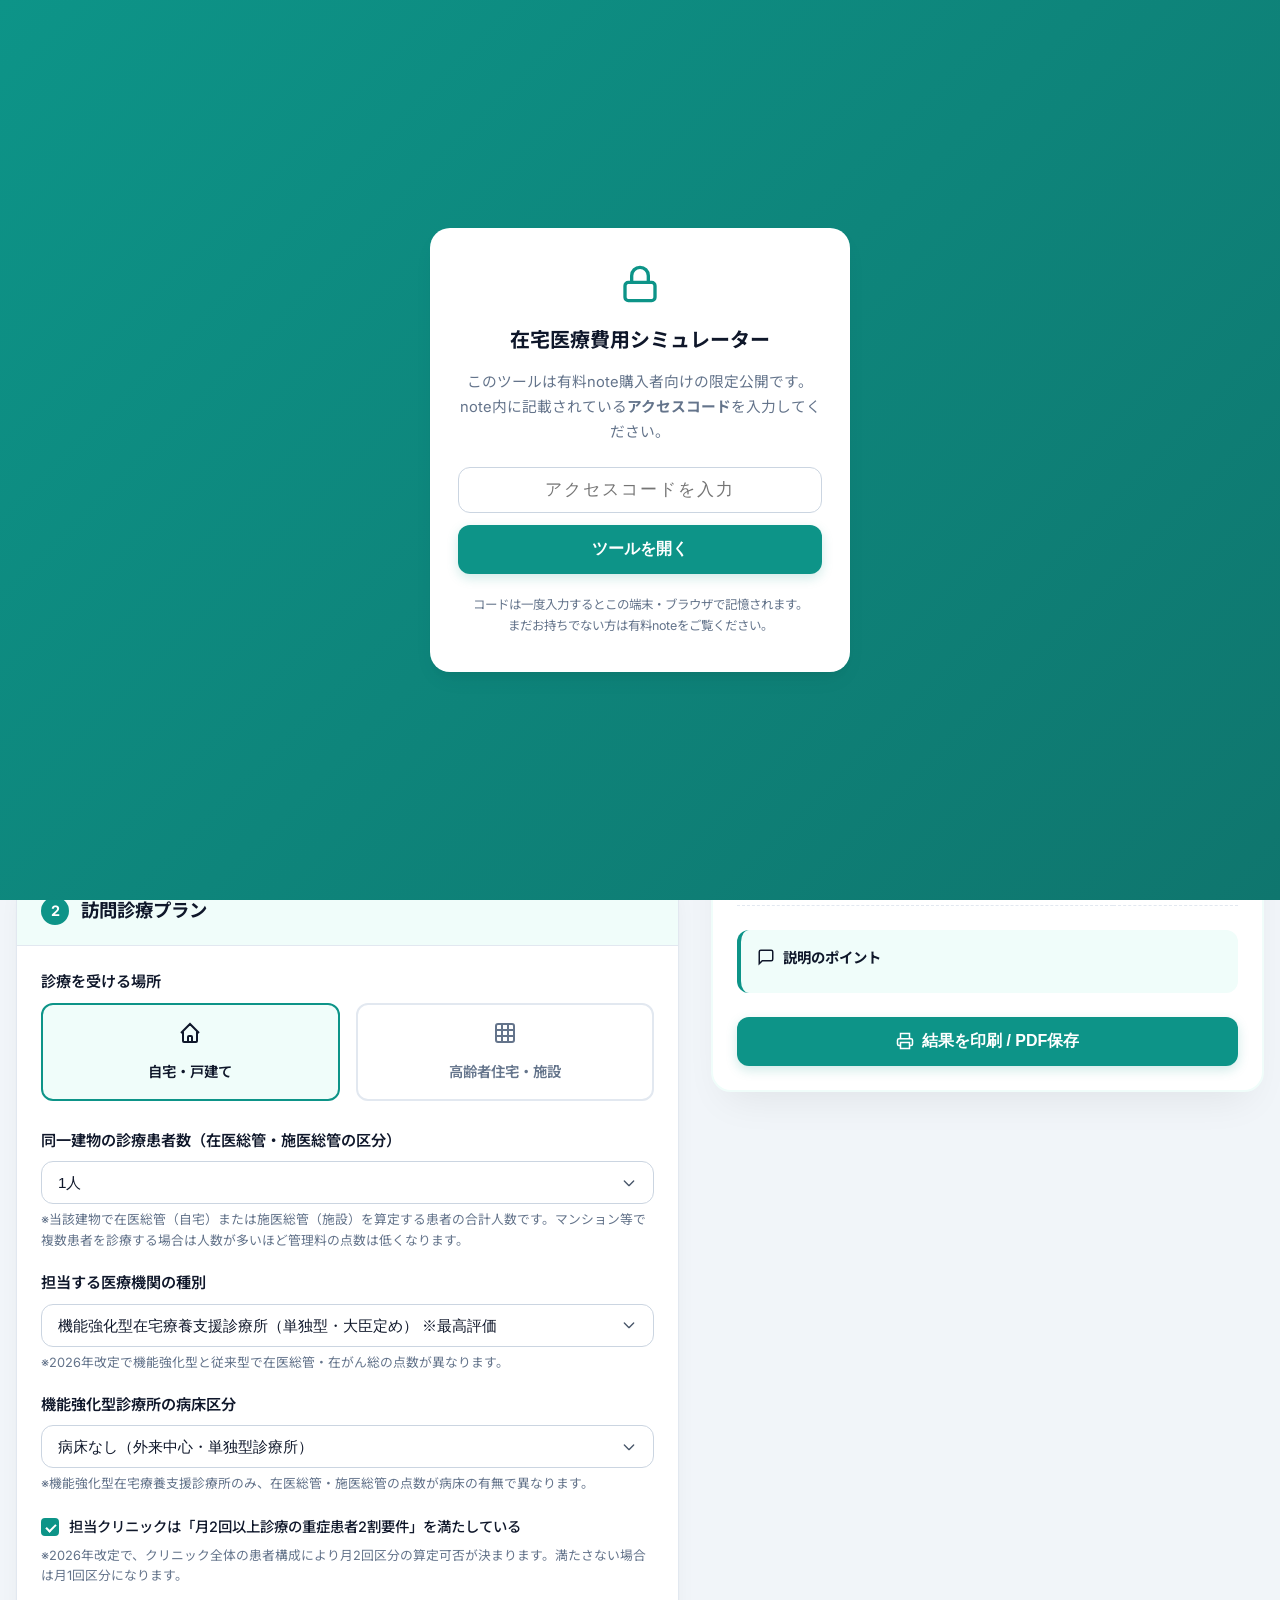
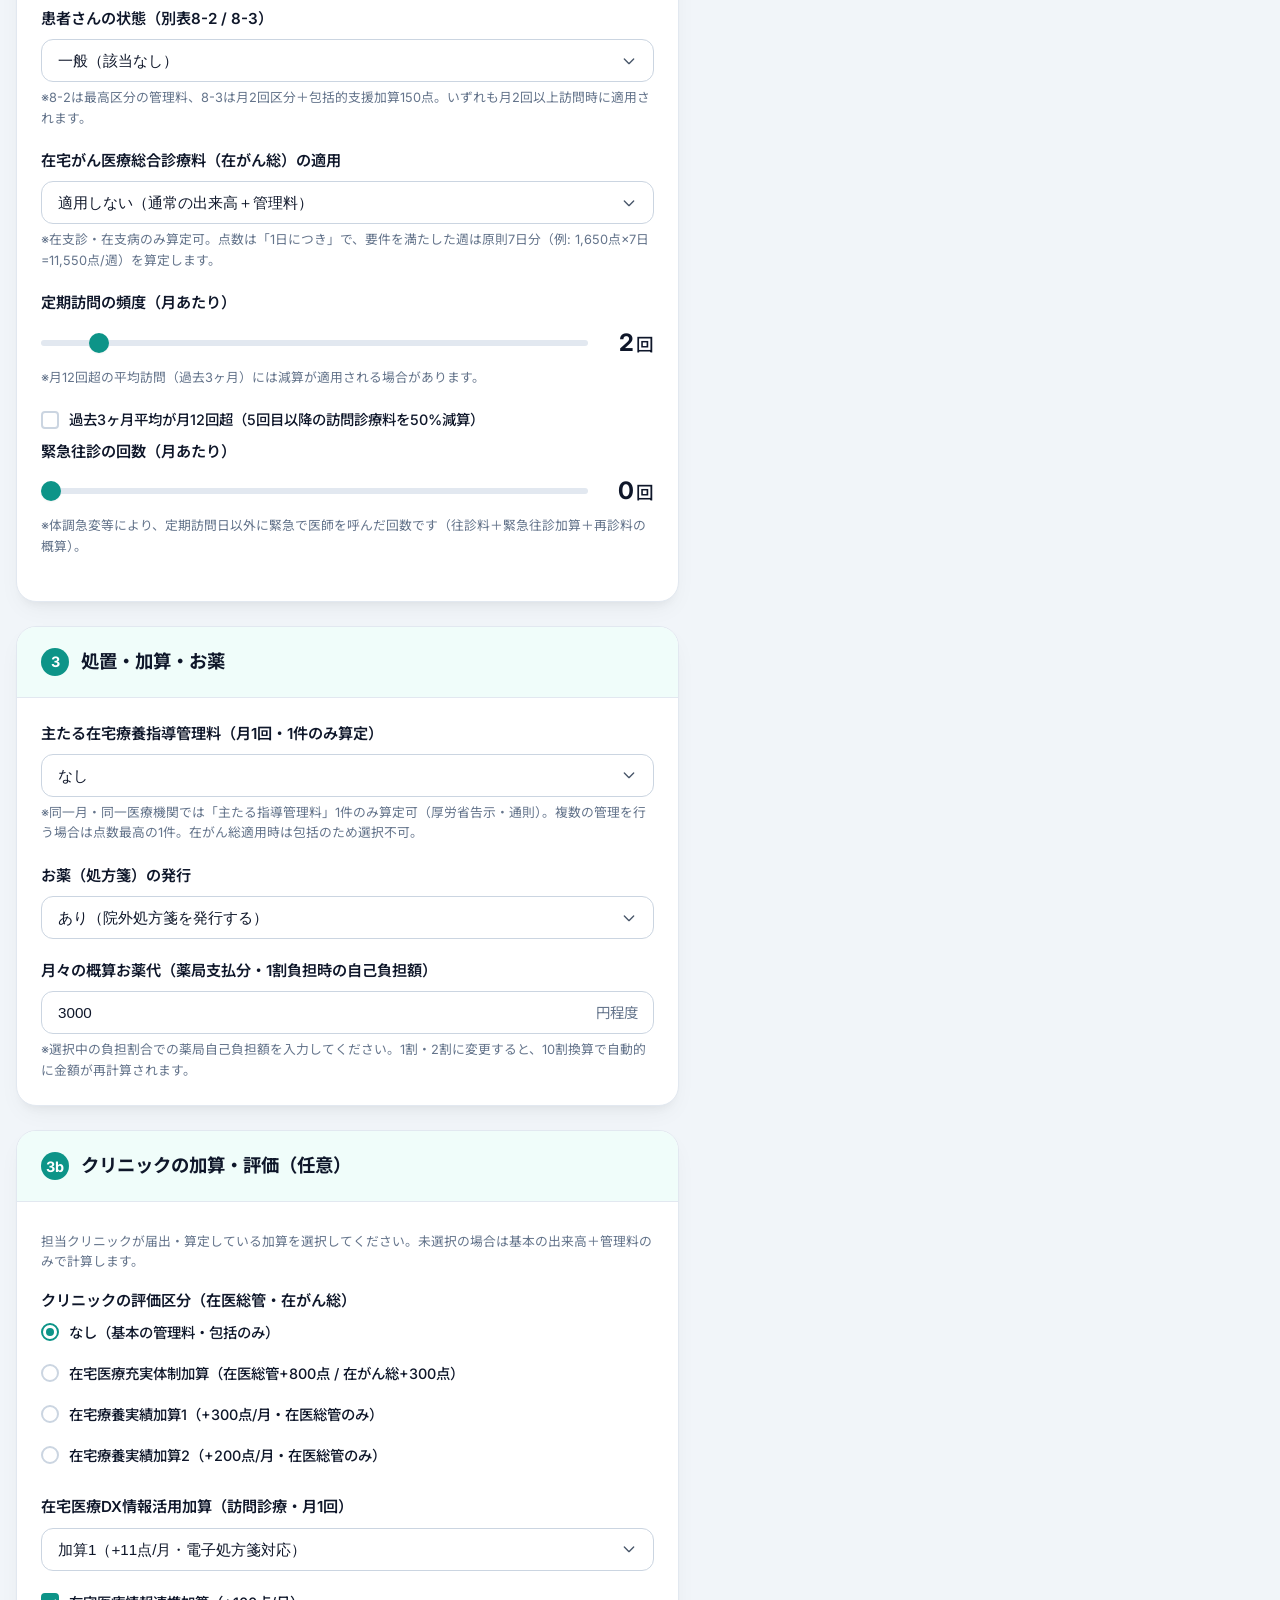
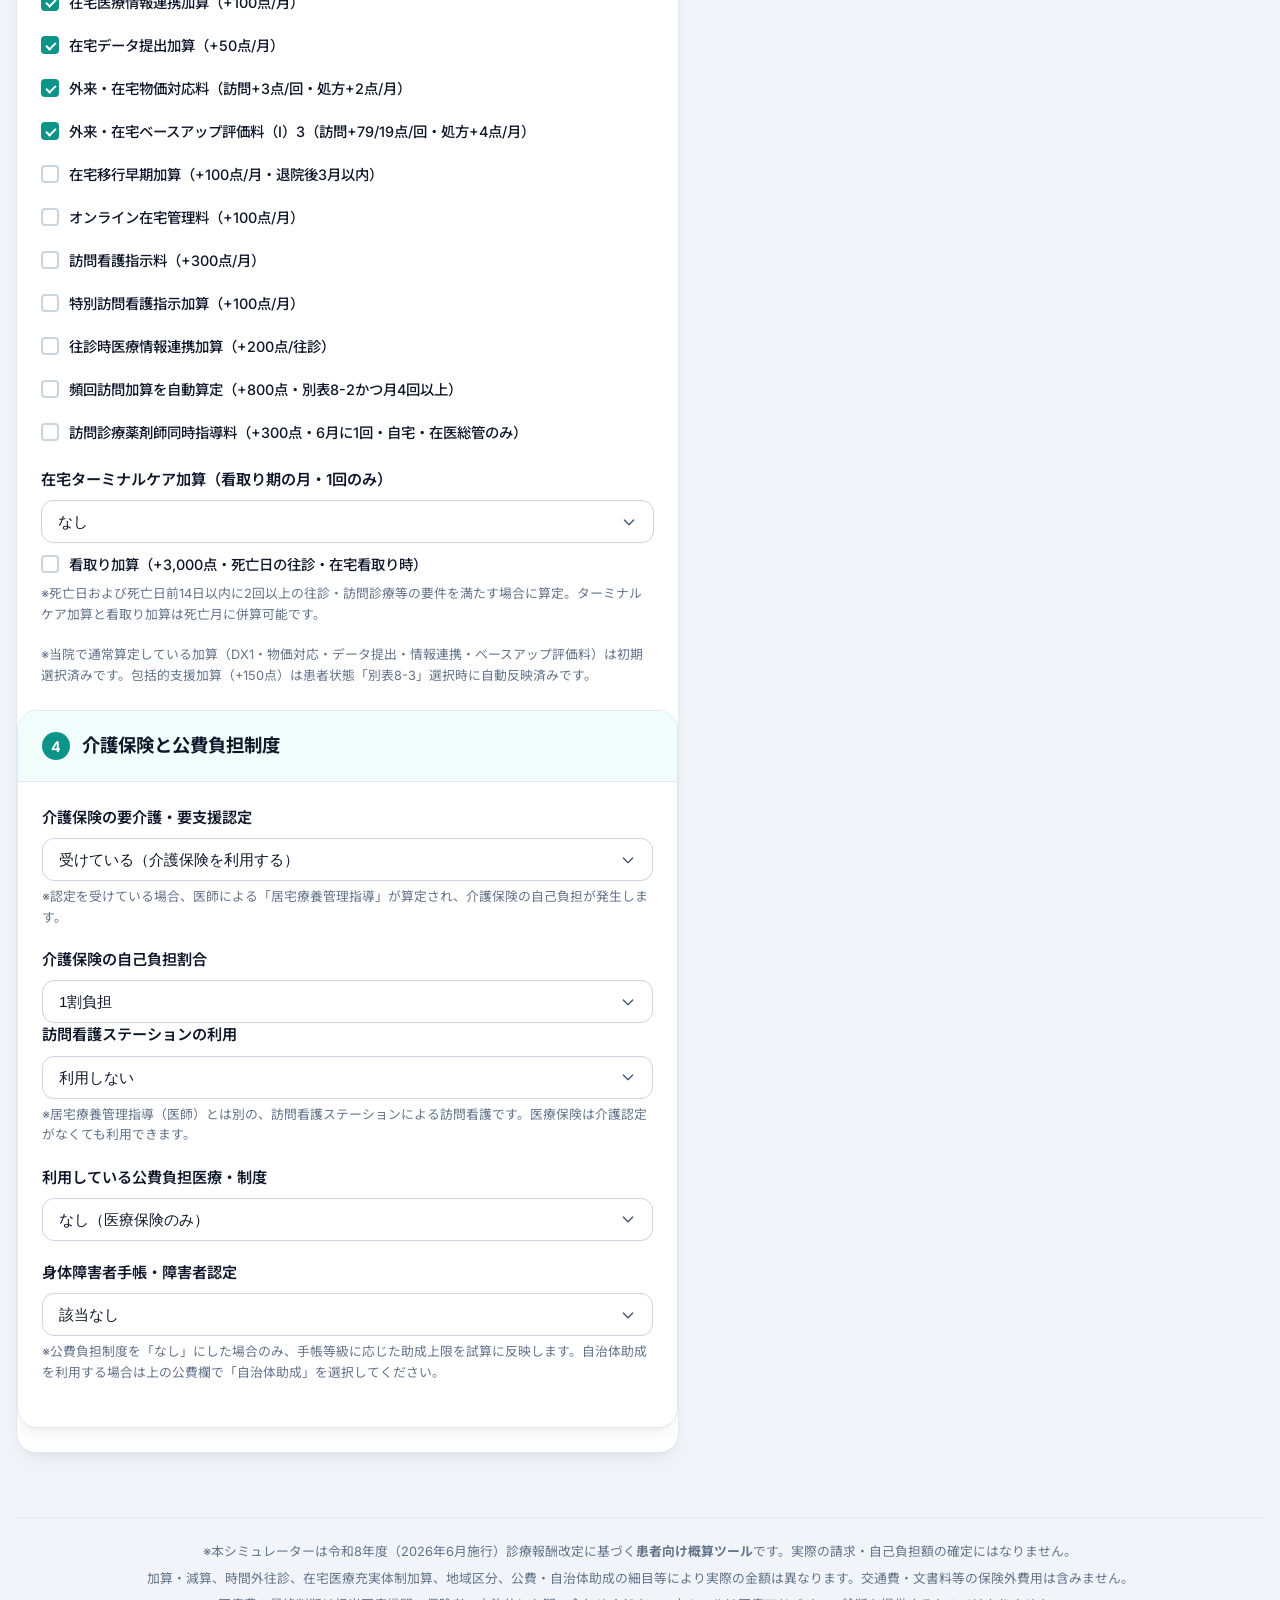
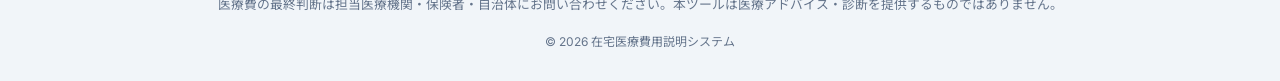
<file: index.html>
<!DOCTYPE html>
<html lang="ja">
<head>
    <meta charset="UTF-8">
    <meta name="viewport" content="width=device-width, initial-scale=1.0">
    <meta name="description" content="在宅医療（訪問診療）の費用を患者さん・ご家族向けにわかりやすくシミュレーションするツール">
    <meta name="theme-color" content="#0f766e">
    <meta name="apple-mobile-web-app-capable" content="yes">
    <meta name="apple-mobile-web-app-status-bar-style" content="default">
    <meta name="apple-mobile-web-app-title" content="在宅医療費用">
    <title>在宅医療（訪問診療）費用シミュレーター</title>
    <link rel="icon" href="icon.svg" type="image/svg+xml">
    <link rel="apple-touch-icon" href="icon.svg">
    <link rel="manifest" href="manifest.webmanifest">
    <link rel="preconnect" href="https://fonts.googleapis.com">
    <link rel="preconnect" href="https://fonts.gstatic.com" crossorigin>
    <link href="https://fonts.googleapis.com/css2?family=Inter:wght@300;400;500;600;700&family=Noto+Sans+JP:wght@300;400;500;700&display=swap" rel="stylesheet">
    <link rel="stylesheet" href="styles.css">
</head>
<body>
    <!-- アクセスコード入力ゲート（有料note購入者のみ利用可） -->
    <div id="access-gate" class="access-gate">
        <div class="access-gate-card">
            <div class="access-gate-logo">
                <svg width="40" height="40" viewBox="0 0 24 24" fill="none" stroke="currentColor" stroke-width="2">
                    <rect x="3" y="11" width="18" height="11" rx="2" ry="2"/>
                    <path d="M7 11V7a5 5 0 0 1 10 0v4"/>
                </svg>
            </div>
            <h2>在宅医療費用シミュレーター</h2>
            <p class="access-gate-lead">このツールは有料note購入者向けの限定公開です。<br>note内に記載されている<strong>アクセスコード</strong>を入力してください。</p>
            <form id="access-gate-form" class="access-gate-form" autocomplete="off">
                <input type="text" id="access-code-input" class="form-control" placeholder="アクセスコードを入力" autocapitalize="characters" spellcheck="false" aria-label="アクセスコード">
                <button type="submit" class="btn btn-primary btn-block" id="access-code-submit">ツールを開く</button>
            </form>
            <p id="access-gate-error" class="access-gate-error" role="alert" hidden>アクセスコードが正しくありません。note本文をご確認ください。</p>
            <p class="access-gate-note">コードは一度入力するとこの端末・ブラウザで記憶されます。<br>まだお持ちでない方は有料noteをご覧ください。</p>
        </div>
    </div>

    <div class="app-container">
        <!-- ヘッダー -->
        <header class="app-header">
            <div class="header-content">
                <div class="logo-area">
                    <svg class="logo-icon" viewBox="0 0 24 24" fill="none" stroke="currentColor" stroke-width="2">
                        <path d="M3 9l9-7 9 7v11a2 2 0 0 1-2 2H5a2 2 0 0 1-2-2z"/>
                        <polyline points="9 22 9 12 15 12 15 22"/>
                    </svg>
                    <h1>在宅医療費用シミュレーター</h1>
                </div>
                <p class="subtitle">患者さんとご家族のための、わかりやすい費用説明・計算ツール</p>
            </div>
        </header>

        <!-- メインコンテンツ -->
        <main class="app-main">
            <!-- 入力フォームエリア（左） -->
            <section class="form-section">
                <div class="card form-card">
                    <div class="card-header">
                        <h2><span class="step-num">1</span>基本情報の設定</h2>
                    </div>
                    <div class="card-body">
                        <!-- 年齢・負担割合 -->
                        <div class="form-group">
                            <label for="age-select">患者様の年齢区分</label>
                            <select id="age-select" class="form-control">
                                <option value="75" selected>75歳以上（後期高齢者）</option>
                                <option value="70">70歳〜74歳</option>
                                <option value="69">70歳未満</option>
                            </select>
                        </div>

                        <!-- 医療保険の負担割合（年齢により選択肢が変わる、または自動判定） -->
                        <div class="form-group">
                            <label for="copay-ratio">医療保険の自己負担割合</label>
                            <select id="copay-ratio" class="form-control">
                                <!-- JSで動的にオプションを制御・初期値設定 -->
                                <option value="0.1" selected>1割負担</option>
                                <option value="0.2">2割負担</option>
                                <option value="0.3">3割負担</option>
                            </select>
                            <span class="help-text">※保険証に記載されている負担割合を選択してください。</span>
                        </div>

                        <!-- 所得区分（高額療養費の計算用） -->
                        <div class="form-group">
                            <label for="income-level">世帯の所得区分・年収目安</label>
                            <select id="income-level" class="form-control">
                                <!-- JSで年齢区分に応じて動的に切り替え -->
                            </select>
                            <button type="button" class="btn-info-modal" data-target="modal-high-cost">
                                <svg width="14" height="14" viewBox="0 0 24 24" fill="none" stroke="currentColor" stroke-width="2"><circle cx="12" cy="12" r="10"/><line x1="12" y1="16" x2="12" y2="12"/><line x1="12" y1="8" x2="12.01" y2="8"/></svg>
                                所得区分について詳しく
                            </button>
                        </div>

                        <div id="household-high-cost-group" class="public-details-panel hidden">
                            <div class="form-group">
                                <label class="checkbox-item inline-check">
                                    <input type="checkbox" id="household-high-cost-enable">
                                    <span>同一世帯の他の方の医療費を含めて世帯上限を計算（70歳以上）</span>
                                </label>
                                <span class="help-text">※配偶者・同居家族の外来・入院自己負担がある場合、個人上限に加えて世帯上限が適用されることがあります。</span>
                            </div>
                            <div class="form-group hidden" id="household-other-copay-group">
                                <label for="household-other-copay">同一世帯の他の方の医療＋薬代自己負担（当月・高額療養費適用前）</label>
                                <div class="input-unit-container">
                                    <input type="number" id="household-other-copay" class="form-control" value="0" min="0" step="1000">
                                    <span class="input-unit">円</span>
                                </div>
                            </div>
                        </div>
                    </div>
                </div>

                <div class="card form-card">
                    <div class="card-header">
                        <h2><span class="step-num">2</span>訪問診療プラン</h2>
                    </div>
                    <div class="card-body">
                        <!-- 診療場所 -->
                        <div class="form-group">
                            <label>診療を受ける場所</label>
                            <div class="radio-tile-group">
                                <label class="radio-tile-label">
                                    <input type="radio" name="location" value="home" checked class="radio-tile-input">
                                    <div class="radio-tile">
                                        <div class="tile-icon">
                                            <svg width="24" height="24" viewBox="0 0 24 24" fill="none" stroke="currentColor" stroke-width="2"><path d="M3 12l2-2m0 0l7-7 7 7M5 10v10a1 1 0 001 1h3m10-11l2 2m-2-2v10a1 1 0 01-1 1h-3m-6 0a1 1 0 001-1v-4a1 1 0 011-1h2a1 1 0 011 1v4a1 1 0 001 1m-6 0h6"/></svg>
                                        </div>
                                        <div class="tile-label">自宅・戸建て</div>
                                    </div>
                                </label>
                                <label class="radio-tile-label">
                                    <input type="radio" name="location" value="facility" class="radio-tile-input">
                                    <div class="radio-tile">
                                        <div class="tile-icon">
                                            <svg width="24" height="24" viewBox="0 0 24 24" fill="none" stroke="currentColor" stroke-width="2"><rect x="3" y="3" width="18" height="18" rx="2" ry="2"/><line x1="9" y1="3" x2="9" y2="21"/><line x1="15" y1="3" x2="15" y2="21"/><line x1="3" y1="9" x2="21" y2="9"/><line x1="3" y1="15" x2="21" y2="15"/></svg>
                                        </div>
                                        <div class="tile-label">高齢者住宅・施設</div>
                                    </div>
                                </label>
                            </div>
                        </div>

                        <div class="form-group" id="facility-patient-tier-group">
                            <label for="facility-building-patients">同一建物の診療患者数（在医総管・施医総管の区分）</label>
                            <select id="facility-building-patients" class="form-control">
                                <option value="tier1" selected>1人</option>
                                <option value="tier2_9">2〜9人</option>
                                <option value="tier10_19">10〜19人</option>
                                <option value="tier20_49">20〜49人</option>
                                <option value="tier50plus">50人以上</option>
                            </select>
                            <span class="help-text">※当該建物で在医総管（自宅）または施医総管（施設）を算定する患者の合計人数です。マンション等で複数患者を診療する場合は人数が多いほど管理料の点数は低くなります。</span>
                        </div>

                        <!-- 診療所種別（2026年度改定） -->
                        <div class="form-group">
                            <label for="clinic-type">担当する医療機関の種別</label>
                            <select id="clinic-type" class="form-control">
                                <option value="kinou-kyouka" selected>機能強化型在宅療養支援診療所（単独型・大臣定め） ※最高評価</option>
                                <option value="zashin-ippan">在宅療養支援診療所（従来型）</option>
                                <option value="other-clinic">一般の診療所（在宅療養支援以外）</option>
                            </select>
                            <span class="help-text">※2026年改定で機能強化型と従来型で在医総管・在がん総の点数が異なります。</span>
                        </div>

                        <div class="form-group hidden" id="kinou-bed-type-group">
                            <label for="kinou-bed-type">機能強化型診療所の病床区分</label>
                            <select id="kinou-bed-type" class="form-control">
                                <option value="bedless" selected>病床なし（外来中心・単独型診療所）</option>
                                <option value="withBed">病床あり（許可病床を有する診療所等）</option>
                            </select>
                            <span class="help-text">※機能強化型在宅療養支援診療所のみ、在医総管・施医総管の点数が病床の有無で異なります。</span>
                        </div>

                        <div class="form-group">
                            <label class="checkbox-item inline-check">
                                <input type="checkbox" id="clinic-severe-20" checked>
                                <span>担当クリニックは「月2回以上診療の重症患者2割要件」を満たしている</span>
                            </label>
                            <span class="help-text">※2026年改定で、クリニック全体の患者構成により月2回区分の算定可否が決まります。満たさない場合は月1回区分になります。</span>
                        </div>

                        <div class="form-group">
                            <label for="patient-severe">患者さんの状態（別表8-2 / 8-3）</label>
                            <select id="patient-severe" class="form-control">
                                <option value="no" selected>一般（該当なし）</option>
                                <option value="houkatsu">別表8-3（包括的支援加算対象）</option>
                                <option value="severe">別表8-2（重症患者）</option>
                            </select>
                            <span class="help-text">※8-2は最高区分の管理料、8-3は月2回区分＋包括的支援加算150点。いずれも月2回以上訪問時に適用されます。</span>
                        </div>

                        <!-- 在宅がん医療総合診療料（在がん総）の適用 -->
                        <div class="form-group">
                            <label for="apply-cancer-care">在宅がん医療総合診療料（在がん総）の適用</label>
                            <select id="apply-cancer-care" class="form-control">
                                <option value="no" selected>適用しない（通常の出来高＋管理料）</option>
                                <option value="yes">適用する（1日単位×週7日の包括請求・末期がん等）</option>
                            </select>
                            <span class="help-text">※在支診・在支病のみ算定可。点数は「1日につき」で、要件を満たした週は原則7日分（例: 1,650点×7日=11,550点/週）を算定します。</span>
                        </div>

                        <div id="cancer-care-details" class="public-details-panel hidden">
                            <div class="form-group">
                                <label for="cancer-care-weeks">算定する週数（月あたり）</label>
                                <div class="range-slider-container">
                                    <input type="range" id="cancer-care-weeks" min="1" max="5" value="4" class="range-slider">
                                    <span class="range-value"><strong id="cancer-care-weeks-val">4</strong>週分</span>
                                </div>
                                <span class="help-text">※通常は月4週（または5週）。月額 = 1日点数 × 7日 × 週数。開始・終了週は対象日数分のみの場合あり。</span>
                            </div>
                        </div>

                        <div id="visit-plan-controls">
                            <!-- 訪問頻度 -->
                            <div class="form-group">
                                <label for="visit-frequency">定期訪問の頻度（月あたり）</label>
                                <div class="range-slider-container">
                                    <input type="range" id="visit-frequency" min="1" max="12" value="2" class="range-slider">
                                    <span class="range-value"><strong id="visit-frequency-val">2</strong>回</span>
                                </div>
                                <span class="help-text">※月12回超の平均訪問（過去3ヶ月）には減算が適用される場合があります。</span>
                            </div>
                            <label class="checkbox-item inline-check" style="margin-top: 8px;">
                                <input type="checkbox" id="visit-over-12-avg">
                                <span>過去3ヶ月平均が月12回超（5回目以降の訪問診療料を50%減算）</span>
                            </label>

                            <!-- 往診回数 -->
                            <div class="form-group">
                                <label for="emergency-visits">緊急往診の回数（月あたり）</label>
                                <div class="range-slider-container">
                                    <input type="range" id="emergency-visits" min="0" max="8" value="0" class="range-slider">
                                    <span class="range-value"><strong id="emergency-visits-val">0</strong>回</span>
                                </div>
                                <span class="help-text">※体調急変等により、定期訪問日以外に緊急で医師を呼んだ回数です（往診料＋緊急往診加算＋再診料の概算）。</span>
                            </div>

                            <div id="emergency-time-addons-group" class="public-details-panel hidden" style="margin-top: 12px;">
                                <div class="form-group">
                                    <label for="emergency-night-holiday">うち夜間・休日往診（18時〜8時・休日）</label>
                                    <div class="range-slider-container">
                                        <input type="range" id="emergency-night-holiday" min="0" max="0" value="0" class="range-slider">
                                        <span class="range-value"><strong id="emergency-night-holiday-val">0</strong>回</span>
                                    </div>
                                </div>
                                <div class="form-group">
                                    <label for="emergency-late-night">うち深夜往診（22時〜6時）</label>
                                    <div class="range-slider-container">
                                        <input type="range" id="emergency-late-night" min="0" max="0" value="0" class="range-slider">
                                        <span class="range-value"><strong id="emergency-late-night-val">0</strong>回</span>
                                    </div>
                                    <span class="help-text">※深夜往診は夜間・休日往診と重複しない回数で入力してください。クリニック区分により加算額が異なります（機能強化型+1,700/+2,700点、在支診+1,500/+2,500点、一般+405/+485点）。</span>
                                </div>
                            </div>
                        </div>
                    </div>
                </div>

                <div class="card form-card">
                    <div class="card-header">
                        <h2><span class="step-num">3</span>処置・加算・お薬</h2>
                    </div>
                    <div class="card-body">
                        <!-- 在宅療養指導管理料（排他算定） -->
                        <div class="form-group">
                            <label for="home-guidance-type">主たる在宅療養指導管理料（月1回・1件のみ算定）</label>
                            <select id="home-guidance-type" class="form-control">
                                <option value="none" selected>なし</option>
                                <option value="oxygen">在宅酸素療法指導管理料（2,400点/月）</option>
                                <option value="injection">在宅自己注射指導管理料（650点/月）</option>
                                <option value="catheter">在宅自己導尿指導管理料（1,400点/月）</option>
                                <option value="cancer">在宅悪性腫瘍患者指導管理料（1,500点/月）</option>
                                <option value="wound">在宅寝たきり患者処置指導管理料（1,050点/月）※褥瘡等</option>
                            </select>
                            <span class="help-text">※同一月・同一医療機関では「主たる指導管理料」1件のみ算定可（厚労省告示・通則）。複数の管理を行う場合は点数最高の1件。在がん総適用時は包括のため選択不可。</span>
                        </div>

                        <!-- お薬代 -->
                        <div class="form-group">
                            <label for="has-prescription">お薬（処方箋）の発行</label>
                            <select id="has-prescription" class="form-control">
                                <option value="yes" selected>あり（院外処方箋を発行する）</option>
                                <option value="no">なし</option>
                            </select>
                        </div>
                        <div class="form-group" id="medication-cost-group">
                            <label for="medication-cost" id="medication-cost-label">月々の概算お薬代（薬局支払分・3割負担時の自己負担額）</label>
                            <div class="input-unit-container">
                                <input type="number" id="medication-cost" class="form-control" value="3000" min="0" step="500">
                                <span class="input-unit">円程度</span>
                            </div>
                            <span class="help-text">※選択中の負担割合での薬局自己負担額を入力してください。1割・2割に変更すると、10割換算で自動的に金額が再計算されます。</span>
                        </div>
                    </div>
                </div>

                <div class="card form-card" id="addon-card">
                    <div class="card-header">
                        <h2><span class="step-num">3b</span>クリニックの加算・評価（任意）</h2>
                    </div>
                    <div class="card-body">
                        <p class="help-text" style="margin-bottom: 16px;">担当クリニックが届出・算定している加算を選択してください。未選択の場合は基本の出来高＋管理料のみで計算します。</p>

                        <div id="addon-cancer-note" class="public-details-panel hidden" style="margin-bottom: 16px;">
                            <p class="help-text">在がん総適用時は、訪問・管理料は包括のため、情報連携・DX・データ提出・充実体制加算（300点）等のみ選択できます。</p>
                        </div>

                        <div class="form-group">
                            <label>クリニックの評価区分（在医総管・在がん総）</label>
                            <div class="radio-group" id="clinic-tier-group">
                                <label class="checkbox-item inline-check">
                                    <input type="radio" name="clinic-tier" value="none" checked>
                                    <span>なし（基本の管理料・包括のみ）</span>
                                </label>
                                <label class="checkbox-item inline-check" data-tier="jujitsu">
                                    <input type="radio" name="clinic-tier" value="jujitsu">
                                    <span>在宅医療充実体制加算（在医総管+800点 / 在がん総+300点）</span>
                                </label>
                                <label class="checkbox-item inline-check tier-normal-only" data-tier="jisseki1">
                                    <input type="radio" name="clinic-tier" value="jisseki1">
                                    <span>在宅療養実績加算1（+300点/月・在医総管のみ）</span>
                                </label>
                                <label class="checkbox-item inline-check tier-normal-only" data-tier="jisseki2">
                                    <input type="radio" name="clinic-tier" value="jisseki2">
                                    <span>在宅療養実績加算2（+200点/月・在医総管のみ）</span>
                                </label>
                            </div>
                        </div>

                        <div id="addon-normal-panel">

                        <div class="form-group">
                            <label for="addon-dx">在宅医療DX情報活用加算（訪問診療・月1回）</label>
                            <select id="addon-dx" class="form-control">
                                <option value="none">なし</option>
                                <option value="1" selected>加算1（+11点/月・電子処方箋対応）</option>
                                <option value="2">加算2（+9点/月）</option>
                            </select>
                        </div>

                        <div class="checkbox-grid">
                            <label class="checkbox-item">
                                <input type="checkbox" id="addon-info-renkei" checked>
                                <span>在宅医療情報連携加算（+100点/月）</span>
                            </label>
                            <label class="checkbox-item">
                                <input type="checkbox" id="addon-data-submit" checked>
                                <span>在宅データ提出加算（+50点/月）</span>
                            </label>
                            <label class="checkbox-item">
                                <input type="checkbox" id="addon-bukka" checked>
                                <span>外来・在宅物価対応料（訪問+3点/回・処方+2点/月）</span>
                            </label>
                            <label class="checkbox-item">
                                <input type="checkbox" id="addon-base-up" checked>
                                <span>外来・在宅ベースアップ評価料（Ⅰ）3（訪問+79/19点/回・処方+4点/月）</span>
                            </label>
                            <label class="checkbox-item">
                                <input type="checkbox" id="addon-early-transition">
                                <span>在宅移行早期加算（+100点/月・退院後3月以内）</span>
                            </label>
                            <label class="checkbox-item">
                                <input type="checkbox" id="addon-online-mgmt">
                                <span>オンライン在宅管理料（+100点/月）</span>
                            </label>
                            <label class="checkbox-item">
                                <input type="checkbox" id="addon-nursing-instruction">
                                <span>訪問看護指示料（+300点/月）</span>
                            </label>
                            <label class="checkbox-item">
                                <input type="checkbox" id="addon-special-nursing">
                                <span>特別訪問看護指示加算（+100点/月）</span>
                            </label>
                            <label class="checkbox-item" id="addon-continuing-care-row" style="display:none">
                                <input type="checkbox" id="addon-continuing-care">
                                <span>継続診療加算（+216点/月・一般診療所のみ）</span>
                            </label>
                            <label class="checkbox-item">
                                <input type="checkbox" id="addon-emergency-info">
                                <span>往診時医療情報連携加算（+200点/往診）</span>
                            </label>
                            <label class="checkbox-item">
                                <input type="checkbox" id="addon-auto-frequent">
                                <span>頻回訪問加算を自動算定（+800点・別表8-2かつ月4回以上）</span>
                            </label>
                            <label class="checkbox-item" id="addon-pharmacist-row" style="display:none">
                                <input type="checkbox" id="addon-pharmacist-joint">
                                <span>訪問診療薬剤師同時指導料（+300点・6月に1回・自宅・在医総管のみ）</span>
                            </label>
                        </div>

                        <div id="addon-terminal-group" class="form-group" style="margin-top: 16px;">
                            <label for="addon-terminal-care">在宅ターミナルケア加算（看取り期の月・1回のみ）</label>
                            <select id="addon-terminal-care" class="form-control">
                                <option value="none" selected>なし</option>
                                <option value="tier6500">6,500点（大臣定め・病床ありの在支診・病院）</option>
                                <option value="tier5500">5,500点（大臣定め・病床なしの在支診・病院）</option>
                                <option value="tier4500">4,500点（その他の在宅療養支援診療所・病院）</option>
                                <option value="tier3500">3,500点（その他の診療所等）</option>
                            </select>
                            <label class="checkbox-item" style="margin-top: 10px;">
                                <input type="checkbox" id="addon-miokuri">
                                <span>看取り加算（+3,000点・死亡日の往診・在宅看取り時）</span>
                            </label>
                            <span class="help-text">※死亡日および死亡日前14日以内に2回以上の往診・訪問診療等の要件を満たす場合に算定。ターミナルケア加算と看取り加算は死亡月に併算可能です。</span>
                        </div>
                        <span class="help-text">※当院で通常算定している加算（DX1・物価対応・データ提出・情報連携・ベースアップ評価料）は初期選択済みです。包括的支援加算（+150点）は患者状態「別表8-3」選択時に自動反映済みです。</span>
                    </div>
                </div>

                <div class="card form-card">
                    <div class="card-header">
                        <h2><span class="step-num">4</span>介護保険と公費負担制度</h2>
                    </div>
                    <div class="card-body">
                        <!-- 介護保険の利用 -->
                        <div class="form-group">
                            <label for="nursing-insurance">介護保険の要介護・要支援認定</label>
                            <select id="nursing-insurance" class="form-control">
                                <option value="yes" selected>受けている（介護保険を利用する）</option>
                                <option value="no">受けていない（または利用しない）</option>
                            </select>
                            <span class="help-text">※認定を受けている場合、医師による「居宅療養管理指導」が算定され、介護保険の自己負担が発生します。</span>
                        </div>

                        <div id="nursing-insurance-details">
                            <div class="form-group">
                                <label for="nursing-ratio">介護保険の自己負担割合</label>
                                <select id="nursing-ratio" class="form-control">
                                    <option value="0.1" selected>1割負担</option>
                                    <option value="0.2">2割負担</option>
                                    <option value="0.3">3割負担</option>
                                </select>
                            </div>
                        </div>

                        <div class="form-group">
                            <label for="visit-nursing-type">訪問看護ステーションの利用</label>
                            <select id="visit-nursing-type" class="form-control">
                                <option value="none" selected>利用しない</option>
                                <option value="kaigo">介護保険（要介護・要支援認定）</option>
                                <option value="iryo">医療保険（訪問看護指示書）</option>
                            </select>
                            <span class="help-text">※居宅療養管理指導（医師）とは別の、訪問看護ステーションによる訪問看護です。医療保険は介護認定がなくても利用できます。</span>
                        </div>

                        <p id="visit-nursing-cancer-note" class="help-text" style="display:none">
                            ※在がん総適用時は訪問看護も包括のため、別途の訪問看護費は発生しません。
                        </p>

                        <div id="visit-nursing-details" style="display:none">
                            <div class="form-group">
                                <label for="visit-nursing-freq">訪問看護の頻度（週あたり）</label>
                                <div class="range-slider-container">
                                    <input type="range" id="visit-nursing-freq" min="1" max="7" value="3" class="range-slider">
                                    <span class="range-value">週<strong id="visit-nursing-freq-val">3</strong>回（月4週で概算）</span>
                                </div>
                            </div>
                            <div class="form-group">
                                <label for="visit-nursing-duration">訪問時間の目安（介護保険）</label>
                                <select id="visit-nursing-duration" class="form-control">
                                    <option value="under20">20分未満（314単位/回）</option>
                                    <option value="under30" selected>30分未満（471単位/回）★一般的</option>
                                    <option value="under60">30分〜1時間（823単位/回）</option>
                                    <option value="under90">1〜1.5時間（1,128単位/回）</option>
                                </select>
                                <span class="help-text">※処遇改善加算（1.8%）込みで概算します。</span>
                            </div>
                            <label class="checkbox-item inline-check">
                                <input type="checkbox" id="visit-nursing-iryo-palliative">
                                <span>医療保険・緩和ケア等の専門研修を受けた看護師（12,850円/回）</span>
                            </label>
                        </div>

                        <!-- 公費負担医療 -->
                        <div class="form-group">
                            <label for="public-expense">利用している公費負担医療・制度</label>
                            <select id="public-expense" class="form-control">
                                <option value="none" selected>なし（医療保険のみ）</option>
                                <option value="welfare">生活保護（医療扶助・介護扶助）</option>
                                <option value="nanbyou">指定難病（医療費助成制度）</option>
                                <option value="jiritsu">自立支援医療（精神通院等）</option>
                                <option value="local-subsidy">地方自治体の医療費助成（重度障害者など）</option>
                            </select>
                        </div>

                        <!-- 各公費に応じた追加項目 -->
                        <div id="public-nanbyou-details" class="public-details-panel hidden">
                            <div class="form-group">
                                <label for="nanbyou-limit">指定難病の月額自己負担上限額</label>
                                <select id="nanbyou-limit" class="form-control">
                                    <option value="0">0円 (生活保護など)</option>
                                    <option value="2500">2,500円 (低所得Ⅰ)</option>
                                    <option value="5000">5,000円 (低所得Ⅱ)</option>
                                    <option value="10000" selected>10,000円 (一般所得Ⅰ)</option>
                                    <option value="20000">20,000円 (一般所得Ⅱ)</option>
                                    <option value="30000">30,000円 (上位所得)</option>
                                </select>
                            </div>
                            <label class="checkbox-item inline-check">
                                <input type="checkbox" id="nanbyou-long-term">
                                <span>高額かつ長期該当（上限軽減: 一般所得Ⅰ→5,000円、Ⅱ→10,000円、上位→20,000円）</span>
                            </label>
                            <div class="checkbox-item">
                                <input type="checkbox" id="nanbyou-ventilator" value="yes">
                                <label for="nanbyou-ventilator">人工呼吸器などを装着している（上限1,000円）</label>
                            </div>
                            <span class="help-text">※3割負担の方は2割に軽減。医療・お薬・居宅療養管理指導費を合算して月上限を適用します（高額療養費とは別制度）。</span>
                        </div>

                        <div id="public-jiritsu-details" class="public-details-panel hidden">
                            <div class="form-group">
                                <label for="jiritsu-coverage">自立支援の対象となる診療の割合</label>
                                <select id="jiritsu-coverage" class="form-control">
                                    <option value="100" selected>100%（精神疾患が主病・診療費の全額が対象）</option>
                                    <option value="75">約75%（精神疾患関連が大部分）</option>
                                    <option value="50">約50%（併存疾患あり）</option>
                                    <option value="25">約25%（精神疾患以外が主）</option>
                                </select>
                                <span class="help-text">※自立支援（精神通院）は精神障害及びそれに起因する病態の診療・お薬のみが対象です。該当分のみ1割＋上限を適用し、残りは通常の保険負担割合です。</span>
                            </div>
                            <div class="form-group">
                                <label for="jiritsu-limit">自立支援医療の月額自己負担上限額</label>
                                <select id="jiritsu-limit" class="form-control">
                                    <option value="0">0円 (生活保護受給世帯)</option>
                                    <option value="2500">2,500円 (低所得1: 非課税・年金少)</option>
                                    <option value="5000" selected>5,000円 (低所得2: 非課税)</option>
                                    <option value="5000-mid">5,000円 (中間所得1: 課税・重度継続)</option>
                                    <option value="10000">10,000円 (中間所得2: 課税・重度継続)</option>
                                    <option value="20000">20,000円 (一定所得以上: 重度継続)</option>
                                    <option value="none">上限なし (原則1割負担のみ)</option>
                                </select>
                            </div>
                        </div>

                        <div id="public-local-details" class="public-details-panel hidden">
                            <div class="form-group">
                                <label for="local-subsidy-type">助成の内容（自己負担分）</label>
                                <select id="local-subsidy-type" class="form-control">
                                    <option value="zero" selected>医療・お薬の自己負担なし（0円）</option>
                                    <option value="ratio-cap-1000">1割負担＋月上限1,000円（医療・お薬）</option>
                                    <option value="ratio-cap-2000">1割負担＋月上限2,000円（医療・お薬）</option>
                                    <option value="ratio-cap-5000">1割負担＋月上限5,000円（医療・お薬）</option>
                                    <option value="fixed-500">1回あたり500円のみ負担（医療・お薬）</option>
                                    <option value="fixed-1000">月額上限1,000円まで負担（医療・お薬）</option>
                                </select>
                            </div>
                            <label class="checkbox-item inline-check">
                                <input type="checkbox" id="local-nursing-subsidy">
                                <span>介護保険（居宅療養管理指導・訪問看護）も助成対象</span>
                            </label>
                            <span class="help-text">※自治体の重度障害者医療費助成等の典型パターンです。お住まいの市区町村の条例と異なる場合があります。</span>
                        </div>

                        <!-- 障害者手帳・認定 -->
                        <div class="form-group">
                            <label for="disability-cert">身体障害者手帳・障害者認定</label>
                            <select id="disability-cert" class="form-control">
                                <option value="no" selected>該当なし</option>
                                <option value="yes">身体障害者手帳をお持ち（または障害者認定あり）</option>
                            </select>
                            <span class="help-text">※公費負担制度を「なし」にした場合のみ、手帳等級に応じた助成上限を試算に反映します。自治体助成を利用する場合は上の公費欄で「自治体助成」を選択してください。</span>
                        </div>

                        <div id="disability-details" class="public-details-panel hidden">
                            <div class="form-group">
                                <label for="disability-grade">手帳の等級・助成の目安</label>
                                <select id="disability-grade" class="form-control">
                                    <option value="grade1-2">1級・2級（自己負担なしの助成が多い）</option>
                                    <option value="grade3">3級（月額上限1,000円程度の助成が多い）</option>
                                    <option value="general">その他（自治体により異なる）</option>
                                </select>
                            </div>
                        </div>
                    </div>
                </div>

            </section>

            <!-- 計算結果エリア（右） -->
            <section class="result-section">
                <div class="card result-card sticky-result">
                    <div class="result-header-summary">
                        <h3>月額自己負担額の目安</h3>
                        <div class="total-cost-display">
                            <span class="currency">約</span>
                            <span id="total-patient-cost" class="amount">0</span>
                            <span class="unit">円 / 月</span>
                        </div>
                        <p class="summary-desc">（医療保険・介護保険・お薬代の自己負担合計）</p>
                    </div>

                    <!-- 視覚的グラフ（ドーナツチャート） -->
                    <div class="chart-container">
                        <svg class="donut-chart" viewBox="0 0 100 100">
                            <!-- 背景円 -->
                            <circle class="donut-ring" cx="50" cy="50" r="40" fill="transparent" stroke="#e6e8eb" stroke-width="12"></circle>
                            <!-- 医療保険負担分 -->
                            <circle id="donut-segment-medical" class="donut-segment" cx="50" cy="50" r="40" fill="transparent" stroke="#0d9488" stroke-width="12" stroke-dasharray="0 251.2" stroke-dashoffset="0"></circle>
                            <!-- 介護保険負担分 -->
                            <circle id="donut-segment-nursing" class="donut-segment" cx="50" cy="50" r="40" fill="transparent" stroke="#f59e0b" stroke-width="12" stroke-dasharray="0 251.2" stroke-dashoffset="0"></circle>
                            <!-- 自費分 -->
                            <circle id="donut-segment-self" class="donut-segment" cx="50" cy="50" r="40" fill="transparent" stroke="#ef4444" stroke-width="12" stroke-dasharray="0 251.2" stroke-dashoffset="0"></circle>
                        </svg>
                        <div class="chart-center-label">
                            <span class="label-top">自己負担</span>
                            <span class="label-bottom">内訳割合</span>
                        </div>
                    </div>

                    <!-- グラフ凡例 -->
                    <div class="chart-legend">
                        <div class="legend-item"><span class="legend-color medical"></span>医療保険: <span id="legend-val-medical">0円</span></div>
                        <div class="legend-item"><span class="legend-color nursing"></span>介護保険: <span id="legend-val-nursing">0円</span></div>
                        <div class="legend-item"><span class="legend-color self"></span>お薬代: <span id="legend-val-self">0円</span></div>
                    </div>

                    <!-- 詳細内訳アコーディオン -->
                    <div class="result-details">
                        <h4>費用シミュレーションの内訳</h4>
                        <table class="table-details">
                            <tbody>
                                <tr>
                                    <td>総医療費 (10割)</td>
                                    <td class="align-right"><span id="table-total-medical-10">0</span>円</td>
                                </tr>
                                <tr>
                                    <td class="indent-1">↳ 医療保険自己負担額 <span id="table-medical-ratio-label">(3割)</span></td>
                                    <td class="align-right"><span id="table-medical-copay">0</span>円</td>
                                </tr>
                                <tr class="sub-row" id="row-high-cost-applied">
                                    <td class="indent-2 text-muted">※高額療養費による軽減額（個人上限）</td>
                                    <td class="align-right text-success"><span id="table-medical-limit-applied">-0</span>円</td>
                                </tr>
                                <tr class="sub-row" id="row-household-high-cost-applied" style="display:none">
                                    <td class="indent-2 text-muted">※高額療養費による軽減額（世帯上限）</td>
                                    <td class="align-right text-success"><span id="table-household-limit-applied">-0</span>円</td>
                                </tr>
                                <tr class="sub-row" id="row-public-applied">
                                    <td class="indent-2 text-muted">※公費・助成制度による軽減額</td>
                                    <td class="align-right text-success"><span id="table-public-limit-applied">-0</span>円</td>
                                </tr>
                                <tr id="row-guidance-detail">
                                    <td>介護保険 (居宅療養管理指導)</td>
                                    <td class="align-right"><span id="table-guidance-copay">0</span>円</td>
                                </tr>
                                <tr id="row-visit-nursing-detail" style="display:none">
                                    <td><span id="table-visit-nursing-label">訪問看護</span></td>
                                    <td class="align-right"><span id="table-visit-nursing-copay">0</span>円</td>
                                </tr>
                                <tr>
                                    <td>お薬代 (自己負担額)</td>
                                    <td class="align-right"><span id="table-medication-copay">0</span>円</td>
                                </tr>
                                <tr class="sub-row" id="row-addons-detail" style="display:none">
                                    <td class="indent-2 text-muted" id="table-addons-note">診療加算</td>
                                    <td class="align-right text-muted"><span id="table-addons-points">0</span>点</td>
                                </tr>
                                <tr class="sub-row">
                                    <td class="indent-2 text-muted" id="table-guidance-note">在宅療養指導管理料</td>
                                    <td class="align-right text-muted">—</td>
                                </tr>
                            </tbody>
                        </table>
                    </div>

                    <!-- 説明・提案カード -->
                    <div class="advice-card">
                        <div class="advice-title">
                            <svg width="18" height="18" viewBox="0 0 24 24" fill="none" stroke="currentColor" stroke-width="2"><path d="M21 15a2 2 0 0 1-2 2H7l-4 4V5a2 2 0 0 1 2-2h14a2 2 0 0 1 2 2z"/></svg>
                            <span>説明のポイント</span>
                        </div>
                        <div id="advice-content" class="advice-content">
                            <!-- 動的にアドバイスを流し込む -->
                        </div>
                    </div>

                    <!-- 操作エリア -->
                    <div class="action-buttons">
                        <button type="button" class="btn btn-primary btn-block" id="btn-print">
                            <svg width="18" height="18" viewBox="0 0 24 24" fill="none" stroke="currentColor" stroke-width="2"><polyline points="6 9 6 2 18 2 18 9"/><path d="M6 18H4a2 2 0 0 1-2-2v-5a2 2 0 0 1 2-2h16a2 2 0 0 1 2 2v5a2 2 0 0 1-2 2h-2"/><rect x="6" y="14" width="12" height="8"/></svg>
                            結果を印刷 / PDF保存
                        </button>
                    </div>
                </div>
            </section>
        </main>

        <!-- モーダル（所得区分・高額療養費説明） -->
        <div id="modal-high-cost" class="modal">
            <div class="modal-content">
                <div class="modal-header">
                    <h3>高額療養費制度と所得区分について</h3>
                    <button type="button" class="btn-close-modal">&times;</button>
                </div>
                <div class="modal-body">
                    <p style="font-size: 0.88em; color: #444; margin-bottom: 12px;">
                        <strong>令和8年8月診療分から</strong>、月額の自己負担限度額が引き上げられ、8月〜翌7月の<strong>年間上限</strong>も新設されました。下表は本ツールが適用する<strong>月額上限</strong>です（多数回該当は据え置き・未入力）。
                    </p>
                    <h4>70歳以上・75歳以上（後期高齢者）の区分</h4>
                    <table class="table-modal">
                        <thead>
                            <tr>
                                <th>区分</th>
                                <th>年収目安</th>
                                <th>外来上限(個人)</th>
                                <th>世帯上限(外来+入院)</th>
                            </tr>
                        </thead>
                        <tbody>
                            <tr>
                                <td>現役並みⅢ</td>
                                <td>約1,160万円〜</td>
                                <td>外来特例なし ※</td>
                                <td>270,300円 + α</td>
                            </tr>
                            <tr>
                                <td>現役並みⅡ</td>
                                <td>約770万〜1,160万円</td>
                                <td>外来特例なし ※</td>
                                <td>179,100円 + α</td>
                            </tr>
                            <tr>
                                <td>現役並みⅠ</td>
                                <td>約370万〜770万円</td>
                                <td>外来特例なし ※</td>
                                <td>85,800円 + α</td>
                            </tr>
                            <tr>
                                <td>一般</td>
                                <td>約156万〜370万円</td>
                                <td>22,000円</td>
                                <td>61,500円</td>
                            </tr>
                            <tr>
                                <td>低所得Ⅱ(非課税)</td>
                                <td>世帯全員非課税</td>
                                <td>11,000円</td>
                                <td>25,700円</td>
                            </tr>
                            <tr>
                                <td>低所得Ⅰ(非課税)</td>
                                <td>年金収入等 80万円以下</td>
                                <td>8,000円</td>
                                <td>15,700円</td>
                            </tr>
                        </tbody>
                    </table>
                    <p style="font-size: 0.85em; color: #666; margin-top: 6px;">
                        ※ 現役並み所得者は外来だけの個人上限（外来特例）がなく、69歳以下と同じく外来・入院を通算した世帯上限が限度額です。
                        一般・低所得Ⅱは外来の年間上限（216,000円・96,000円）も設けられています。
                    </p>

                    <h4 style="margin-top: 20px;">70歳未満の区分</h4>
                    <table class="table-modal">
                        <thead>
                            <tr>
                                <th>区分</th>
                                <th>標準報酬月額 / 所得目安</th>
                                <th>世帯上限(月額)</th>
                            </tr>
                        </thead>
                        <tbody>
                            <tr>
                                <td>区分ア</td>
                                <td>83万円以上</td>
                                <td>270,300円 + α</td>
                            </tr>
                            <tr>
                                <td>区分イ</td>
                                <td>53万〜79万円</td>
                                <td>179,100円 + α</td>
                            </tr>
                            <tr>
                                <td>区分ウ</td>
                                <td>28万〜50万円</td>
                                <td>85,800円 + α</td>
                            </tr>
                            <tr>
                                <td>区分エ</td>
                                <td>26万円以下</td>
                                <td>61,500円</td>
                            </tr>
                            <tr>
                                <td>区分オ</td>
                                <td>住民税非課税世帯</td>
                                <td>36,900円</td>
                            </tr>
                        </tbody>
                    </table>
                    <p class="modal-note">※「+ α」は (総医療費 − 基準額) × 1%（ア901,000円・イ597,000円・ウ286,000円）。年間上限の例：区分ウ530,000円、一般530,000円、オ290,000円（8月〜翌7月・還付は保険者が期間後に計算）。</p>
                </div>
            </div>
        </div>

        <footer class="app-footer">
            <p>※本シミュレーターは令和8年度（2026年6月施行）診療報酬改定に基づく<strong>患者向け概算ツール</strong>です。実際の請求・自己負担額の確定にはなりません。</p>
            <p>加算・減算、時間外往診、在宅医療充実体制加算、地域区分、公費・自治体助成の細目等により実際の金額は異なります。交通費・文書料等の保険外費用は含みません。</p>
            <p>医療費の最終判断は担当医療機関・保険者・自治体にお問い合わせください。本ツールは医療アドバイス・診断を提供するものではありません。</p>
            <p class="copyright">&copy; 2026 在宅医療費用説明システム</p>
        </footer>
    </div>

    <!-- 印刷用特別レイアウト（画面には表示されず、印刷時のみ適用される） -->
    <div class="print-only-container">
        <div class="print-header">
            <h2>在宅医療（訪問診療）費用シミュレーション結果</h2>
            <p class="print-date">作成日: <span id="print-date-val"></span></p>
        </div>
        <div class="print-body">
            <div class="print-section">
                <h3>■ シミュレーション条件</h3>
                <table class="print-table">
                    <tr>
                        <th>年齢区分</th><td id="print-age"></td>
                        <th>自己負担割合</th><td id="print-copay"></td>
                    </tr>
                    <tr>
                        <th>診療場所</th><td id="print-location"></td>
                        <th>医療機関</th><td id="print-clinic"></td>
                    </tr>
                    <tr>
                        <th>所得区分</th><td id="print-income"></td>
                        <th>公費負担</th><td id="print-public"></td>
                    </tr>
                    <tr>
                        <th>定期訪問頻度</th><td id="print-frequency"></td>
                        <th>緊急往診回数</th><td id="print-emergency"></td>
                    </tr>
                    <tr>
                        <th>介護保険利用</th><td id="print-nursing"></td>
                        <th></th><td></td>
                    </tr>
                </table>
            </div>

            <div class="print-section">
                <h3>■ 月額自己負担額の目安（概算）</h3>
                <div class="print-total-box">
                    <span class="label">月々の自己負担額 合計目安:</span>
                    <span class="value"><span id="print-total-amount">0</span> 円 / 月</span>
                </div>
                <p class="note">※医療保険、介護保険、お薬代の自己負担合計です（保険外交通費等は含みません）。</p>
            </div>

            <div class="print-section">
                <h3>■ 費用の内訳</h3>
                <table class="print-table details">
                    <thead>
                        <tr>
                            <th>項目</th>
                            <th>詳細</th>
                            <th>金額 (自己負担分)</th>
                        </tr>
                    </thead>
                    <tbody>
                        <tr>
                            <td>医療保険適用分</td>
                            <td id="print-detail-medical-desc">訪問診療料、在宅医学管理料など</td>
                            <td class="align-right"><span id="print-detail-medical-val">0</span> 円</td>
                        </tr>
                        <tr>
                            <td>診療加算</td>
                            <td id="print-addons">なし</td>
                            <td class="align-right text-muted">—</td>
                        </tr>
                        <tr>
                            <td>介護保険適用分</td>
                            <td id="print-detail-nursing-desc">居宅療養管理指導・訪問看護（介護）</td>
                            <td class="align-right"><span id="print-detail-nursing-val">0</span> 円</td>
                        </tr>
                        <tr>
                            <td class="indent-1">↳ 居宅療養管理指導</td>
                            <td>医師による管理・指導（月最大2回）</td>
                            <td class="align-right"><span id="print-detail-guidance-val">0</span> 円</td>
                        </tr>
                        <tr>
                            <td class="indent-1">↳ 訪問看護</td>
                            <td id="print-detail-visit-nursing-desc">—</td>
                            <td class="align-right"><span id="print-detail-visit-nursing-val">0</span> 円</td>
                        </tr>
                        <tr>
                            <td>お薬代 (自己負担)</td>
                            <td>調剤薬局でのお薬代目安</td>
                            <td class="align-right"><span id="print-detail-medication-val">0</span> 円</td>
                        </tr>
                    </tbody>
                </table>
            </div>

            <div class="print-section">
                <h3>■ 説明とアドバイス</h3>
                <div id="print-advice-box" class="print-advice-box"></div>
            </div>

            <div class="print-memo-area">
                <h3>■ メモ・特記事項</h3>
                <div class="memo-line"></div>
                <div class="memo-line"></div>
                <div class="memo-line"></div>
            </div>
        </div>
        <div class="print-footer">
            <p>※本シミュレーションは目安であり、実際の請求額は診療行為や加算項目、薬局での処方内容によって異なります。</p>
            <p>運営医療機関名: ___________________________   お問い合わせ先: ___________________________</p>
        </div>
    </div>

    <script src="app.js"></script>
</body>
</html>
</file>
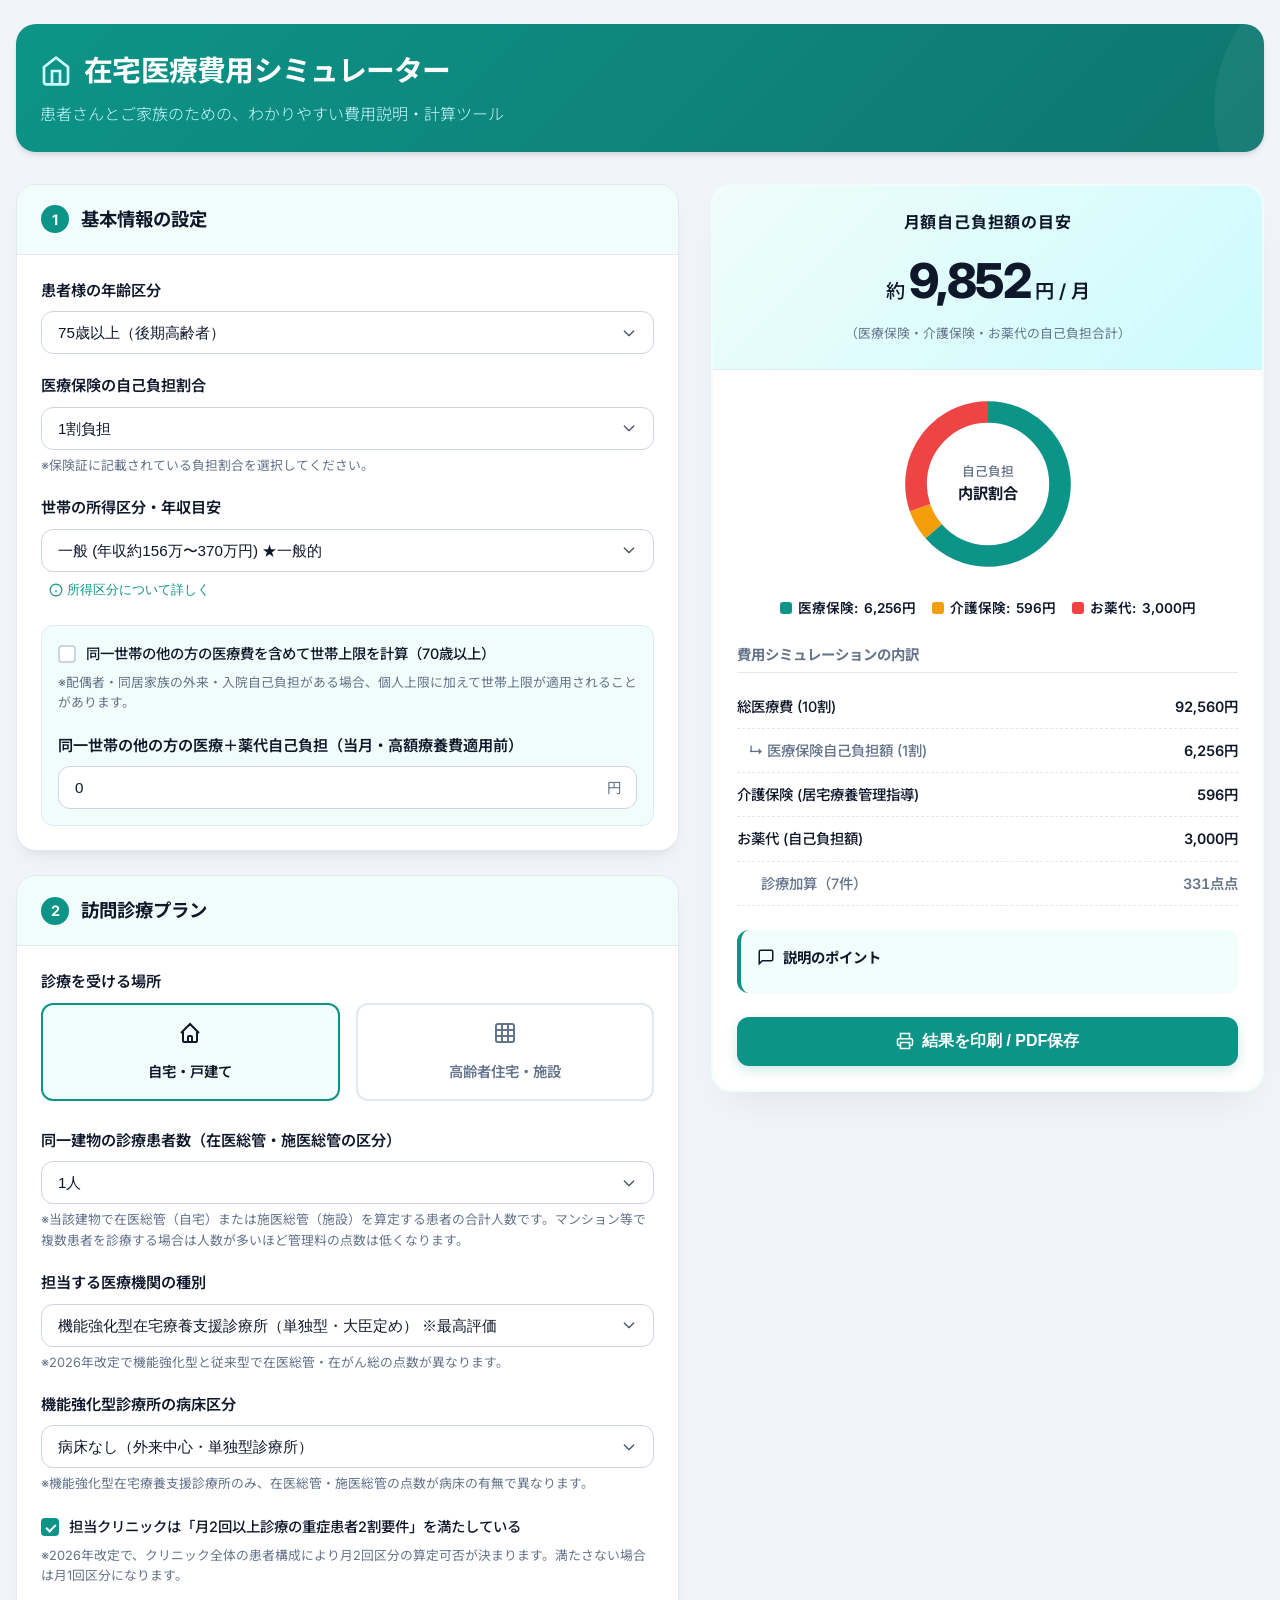
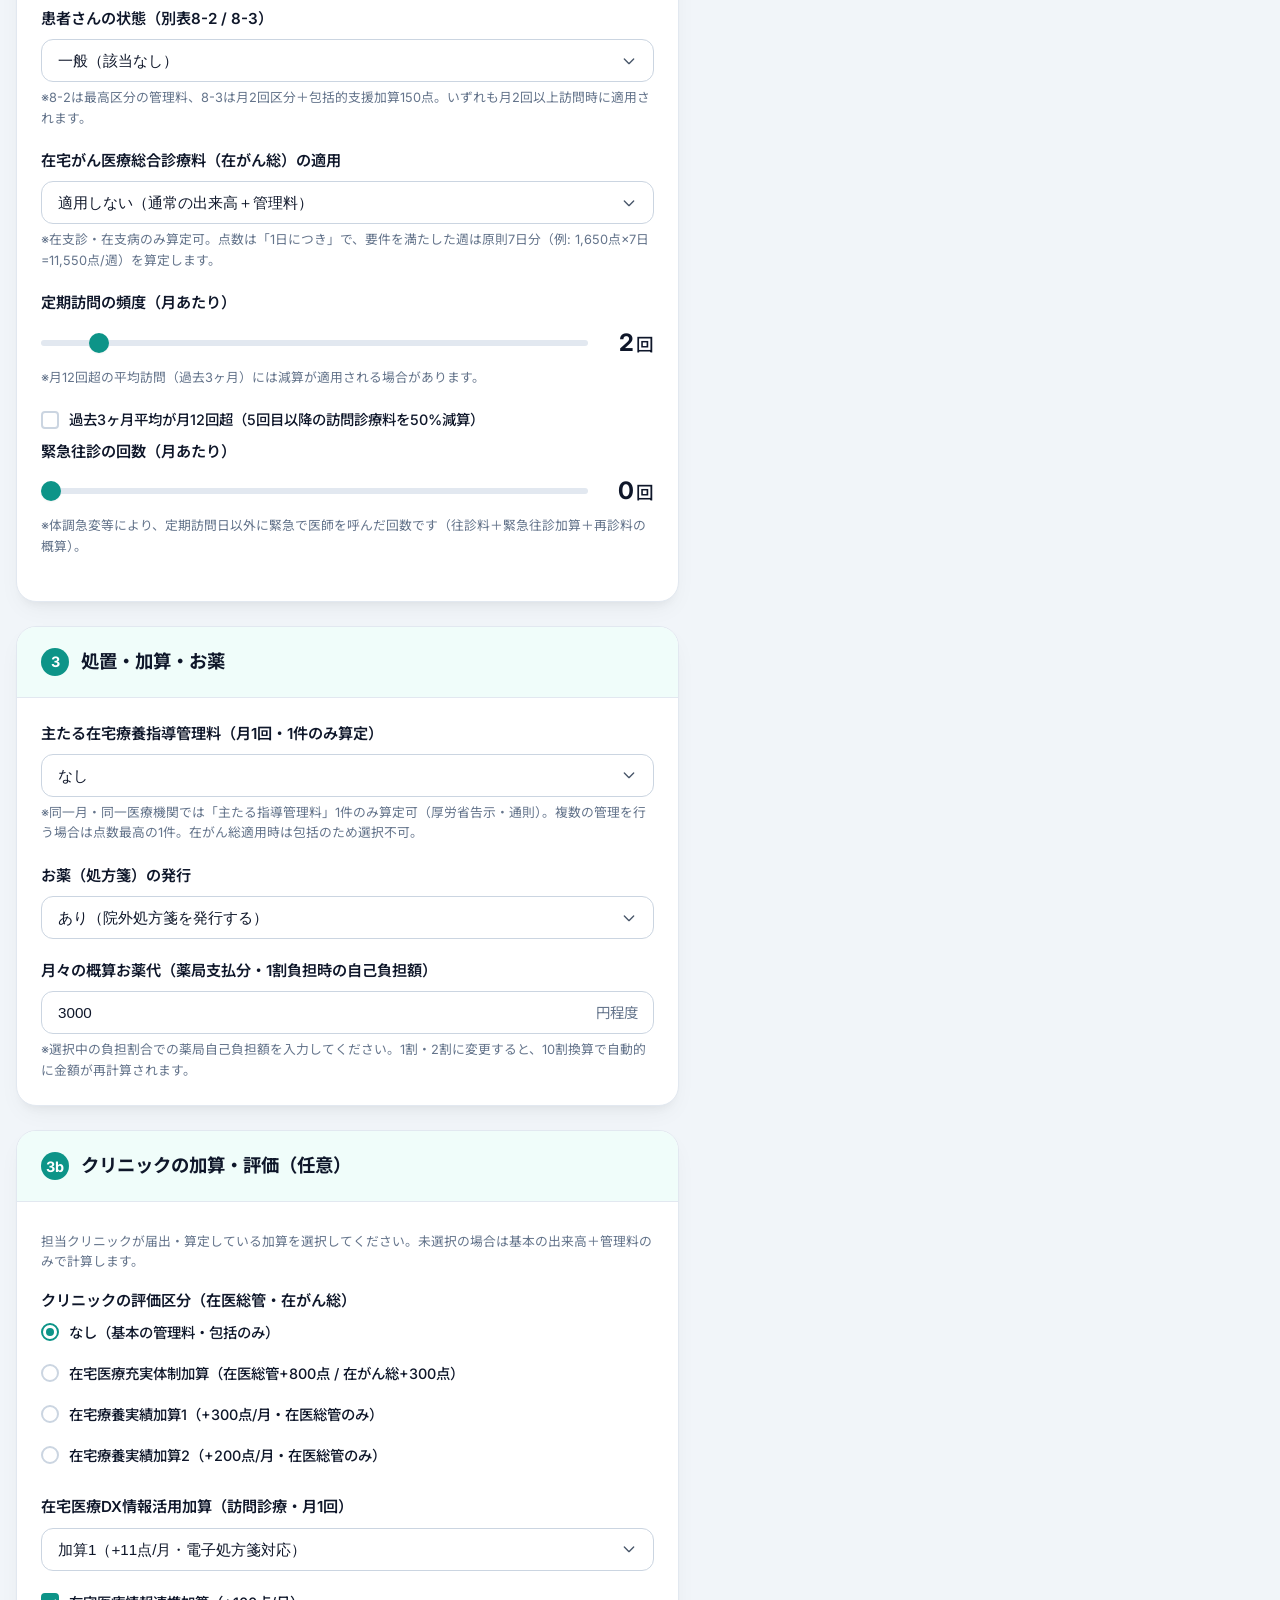
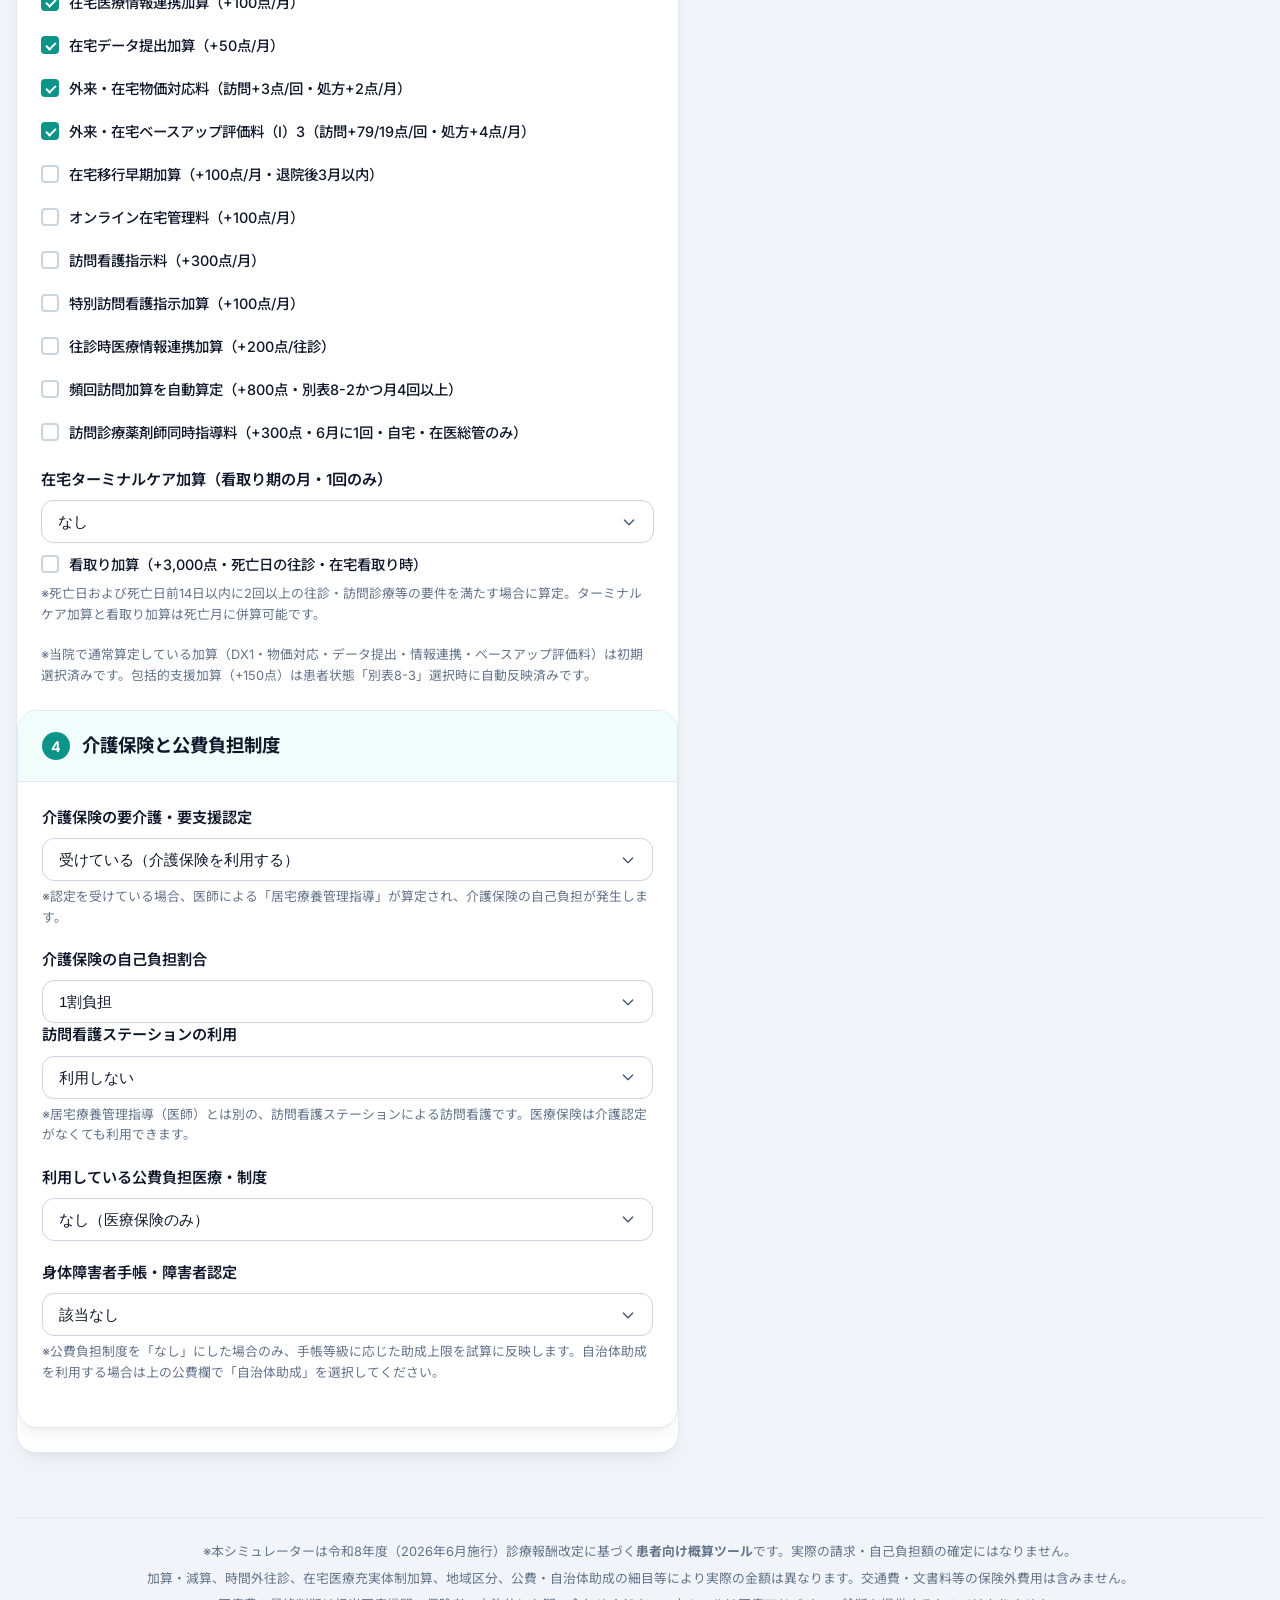
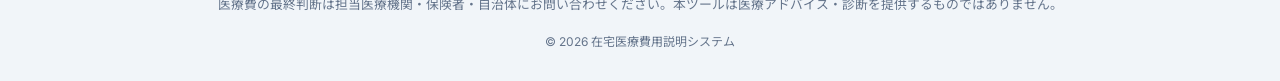
<file: netlify-drop-internal/index.html>
<!DOCTYPE html>
<html lang="ja">
<head>
    <meta charset="UTF-8">
    <meta name="viewport" content="width=device-width, initial-scale=1.0">
    <meta name="description" content="在宅医療（訪問診療）の費用を患者さん・ご家族向けにわかりやすくシミュレーションするツール">
    <meta name="theme-color" content="#0f766e">
    <meta name="apple-mobile-web-app-capable" content="yes">
    <meta name="apple-mobile-web-app-status-bar-style" content="default">
    <meta name="apple-mobile-web-app-title" content="在宅医療費用">
    <title>在宅医療（訪問診療）費用シミュレーター</title>
    <link rel="icon" href="icon.svg" type="image/svg+xml">
    <link rel="apple-touch-icon" href="icon.svg">
    <link rel="manifest" href="manifest.webmanifest">
    <link rel="preconnect" href="https://fonts.googleapis.com">
    <link rel="preconnect" href="https://fonts.gstatic.com" crossorigin>
    <link href="https://fonts.googleapis.com/css2?family=Inter:wght@300;400;500;600;700&family=Noto+Sans+JP:wght@300;400;500;700&display=swap" rel="stylesheet">
    <link rel="stylesheet" href="styles.css">
</head>
<body>
    <div class="app-container">
        <!-- ヘッダー -->
        <header class="app-header">
            <div class="header-content">
                <div class="logo-area">
                    <svg class="logo-icon" viewBox="0 0 24 24" fill="none" stroke="currentColor" stroke-width="2">
                        <path d="M3 9l9-7 9 7v11a2 2 0 0 1-2 2H5a2 2 0 0 1-2-2z"/>
                        <polyline points="9 22 9 12 15 12 15 22"/>
                    </svg>
                    <h1>在宅医療費用シミュレーター</h1>
                </div>
                <p class="subtitle">患者さんとご家族のための、わかりやすい費用説明・計算ツール</p>
            </div>
        </header>

        <!-- メインコンテンツ -->
        <main class="app-main">
            <!-- 入力フォームエリア（左） -->
            <section class="form-section">
                <div class="card form-card">
                    <div class="card-header">
                        <h2><span class="step-num">1</span>基本情報の設定</h2>
                    </div>
                    <div class="card-body">
                        <!-- 年齢・負担割合 -->
                        <div class="form-group">
                            <label for="age-select">患者様の年齢区分</label>
                            <select id="age-select" class="form-control">
                                <option value="75" selected>75歳以上（後期高齢者）</option>
                                <option value="70">70歳〜74歳</option>
                                <option value="69">70歳未満</option>
                            </select>
                        </div>

                        <!-- 医療保険の負担割合（年齢により選択肢が変わる、または自動判定） -->
                        <div class="form-group">
                            <label for="copay-ratio">医療保険の自己負担割合</label>
                            <select id="copay-ratio" class="form-control">
                                <!-- JSで動的にオプションを制御・初期値設定 -->
                                <option value="0.1" selected>1割負担</option>
                                <option value="0.2">2割負担</option>
                                <option value="0.3">3割負担</option>
                            </select>
                            <span class="help-text">※保険証に記載されている負担割合を選択してください。</span>
                        </div>

                        <!-- 所得区分（高額療養費の計算用） -->
                        <div class="form-group">
                            <label for="income-level">世帯の所得区分・年収目安</label>
                            <select id="income-level" class="form-control">
                                <!-- JSで年齢区分に応じて動的に切り替え -->
                            </select>
                            <button type="button" class="btn-info-modal" data-target="modal-high-cost">
                                <svg width="14" height="14" viewBox="0 0 24 24" fill="none" stroke="currentColor" stroke-width="2"><circle cx="12" cy="12" r="10"/><line x1="12" y1="16" x2="12" y2="12"/><line x1="12" y1="8" x2="12.01" y2="8"/></svg>
                                所得区分について詳しく
                            </button>
                        </div>

                        <div id="household-high-cost-group" class="public-details-panel hidden">
                            <div class="form-group">
                                <label class="checkbox-item inline-check">
                                    <input type="checkbox" id="household-high-cost-enable">
                                    <span>同一世帯の他の方の医療費を含めて世帯上限を計算（70歳以上）</span>
                                </label>
                                <span class="help-text">※配偶者・同居家族の外来・入院自己負担がある場合、個人上限に加えて世帯上限が適用されることがあります。</span>
                            </div>
                            <div class="form-group hidden" id="household-other-copay-group">
                                <label for="household-other-copay">同一世帯の他の方の医療＋薬代自己負担（当月・高額療養費適用前）</label>
                                <div class="input-unit-container">
                                    <input type="number" id="household-other-copay" class="form-control" value="0" min="0" step="1000">
                                    <span class="input-unit">円</span>
                                </div>
                            </div>
                        </div>
                    </div>
                </div>

                <div class="card form-card">
                    <div class="card-header">
                        <h2><span class="step-num">2</span>訪問診療プラン</h2>
                    </div>
                    <div class="card-body">
                        <!-- 診療場所 -->
                        <div class="form-group">
                            <label>診療を受ける場所</label>
                            <div class="radio-tile-group">
                                <label class="radio-tile-label">
                                    <input type="radio" name="location" value="home" checked class="radio-tile-input">
                                    <div class="radio-tile">
                                        <div class="tile-icon">
                                            <svg width="24" height="24" viewBox="0 0 24 24" fill="none" stroke="currentColor" stroke-width="2"><path d="M3 12l2-2m0 0l7-7 7 7M5 10v10a1 1 0 001 1h3m10-11l2 2m-2-2v10a1 1 0 01-1 1h-3m-6 0a1 1 0 001-1v-4a1 1 0 011-1h2a1 1 0 011 1v4a1 1 0 001 1m-6 0h6"/></svg>
                                        </div>
                                        <div class="tile-label">自宅・戸建て</div>
                                    </div>
                                </label>
                                <label class="radio-tile-label">
                                    <input type="radio" name="location" value="facility" class="radio-tile-input">
                                    <div class="radio-tile">
                                        <div class="tile-icon">
                                            <svg width="24" height="24" viewBox="0 0 24 24" fill="none" stroke="currentColor" stroke-width="2"><rect x="3" y="3" width="18" height="18" rx="2" ry="2"/><line x1="9" y1="3" x2="9" y2="21"/><line x1="15" y1="3" x2="15" y2="21"/><line x1="3" y1="9" x2="21" y2="9"/><line x1="3" y1="15" x2="21" y2="15"/></svg>
                                        </div>
                                        <div class="tile-label">高齢者住宅・施設</div>
                                    </div>
                                </label>
                            </div>
                        </div>

                        <div class="form-group" id="facility-patient-tier-group">
                            <label for="facility-building-patients">同一建物の診療患者数（在医総管・施医総管の区分）</label>
                            <select id="facility-building-patients" class="form-control">
                                <option value="tier1" selected>1人</option>
                                <option value="tier2_9">2〜9人</option>
                                <option value="tier10_19">10〜19人</option>
                                <option value="tier20_49">20〜49人</option>
                                <option value="tier50plus">50人以上</option>
                            </select>
                            <span class="help-text">※当該建物で在医総管（自宅）または施医総管（施設）を算定する患者の合計人数です。マンション等で複数患者を診療する場合は人数が多いほど管理料の点数は低くなります。</span>
                        </div>

                        <!-- 診療所種別（2026年度改定） -->
                        <div class="form-group">
                            <label for="clinic-type">担当する医療機関の種別</label>
                            <select id="clinic-type" class="form-control">
                                <option value="kinou-kyouka" selected>機能強化型在宅療養支援診療所（単独型・大臣定め） ※最高評価</option>
                                <option value="zashin-ippan">在宅療養支援診療所（従来型）</option>
                                <option value="other-clinic">一般の診療所（在宅療養支援以外）</option>
                            </select>
                            <span class="help-text">※2026年改定で機能強化型と従来型で在医総管・在がん総の点数が異なります。</span>
                        </div>

                        <div class="form-group hidden" id="kinou-bed-type-group">
                            <label for="kinou-bed-type">機能強化型診療所の病床区分</label>
                            <select id="kinou-bed-type" class="form-control">
                                <option value="bedless" selected>病床なし（外来中心・単独型診療所）</option>
                                <option value="withBed">病床あり（許可病床を有する診療所等）</option>
                            </select>
                            <span class="help-text">※機能強化型在宅療養支援診療所のみ、在医総管・施医総管の点数が病床の有無で異なります。</span>
                        </div>

                        <div class="form-group">
                            <label class="checkbox-item inline-check">
                                <input type="checkbox" id="clinic-severe-20" checked>
                                <span>担当クリニックは「月2回以上診療の重症患者2割要件」を満たしている</span>
                            </label>
                            <span class="help-text">※2026年改定で、クリニック全体の患者構成により月2回区分の算定可否が決まります。満たさない場合は月1回区分になります。</span>
                        </div>

                        <div class="form-group">
                            <label for="patient-severe">患者さんの状態（別表8-2 / 8-3）</label>
                            <select id="patient-severe" class="form-control">
                                <option value="no" selected>一般（該当なし）</option>
                                <option value="houkatsu">別表8-3（包括的支援加算対象）</option>
                                <option value="severe">別表8-2（重症患者）</option>
                            </select>
                            <span class="help-text">※8-2は最高区分の管理料、8-3は月2回区分＋包括的支援加算150点。いずれも月2回以上訪問時に適用されます。</span>
                        </div>

                        <!-- 在宅がん医療総合診療料（在がん総）の適用 -->
                        <div class="form-group">
                            <label for="apply-cancer-care">在宅がん医療総合診療料（在がん総）の適用</label>
                            <select id="apply-cancer-care" class="form-control">
                                <option value="no" selected>適用しない（通常の出来高＋管理料）</option>
                                <option value="yes">適用する（1日単位×週7日の包括請求・末期がん等）</option>
                            </select>
                            <span class="help-text">※在支診・在支病のみ算定可。点数は「1日につき」で、要件を満たした週は原則7日分（例: 1,650点×7日=11,550点/週）を算定します。</span>
                        </div>

                        <div id="cancer-care-details" class="public-details-panel hidden">
                            <div class="form-group">
                                <label for="cancer-care-weeks">算定する週数（月あたり）</label>
                                <div class="range-slider-container">
                                    <input type="range" id="cancer-care-weeks" min="1" max="5" value="4" class="range-slider">
                                    <span class="range-value"><strong id="cancer-care-weeks-val">4</strong>週分</span>
                                </div>
                                <span class="help-text">※通常は月4週（または5週）。月額 = 1日点数 × 7日 × 週数。開始・終了週は対象日数分のみの場合あり。</span>
                            </div>
                        </div>

                        <div id="visit-plan-controls">
                            <!-- 訪問頻度 -->
                            <div class="form-group">
                                <label for="visit-frequency">定期訪問の頻度（月あたり）</label>
                                <div class="range-slider-container">
                                    <input type="range" id="visit-frequency" min="1" max="12" value="2" class="range-slider">
                                    <span class="range-value"><strong id="visit-frequency-val">2</strong>回</span>
                                </div>
                                <span class="help-text">※月12回超の平均訪問（過去3ヶ月）には減算が適用される場合があります。</span>
                            </div>
                            <label class="checkbox-item inline-check" style="margin-top: 8px;">
                                <input type="checkbox" id="visit-over-12-avg">
                                <span>過去3ヶ月平均が月12回超（5回目以降の訪問診療料を50%減算）</span>
                            </label>

                            <!-- 往診回数 -->
                            <div class="form-group">
                                <label for="emergency-visits">緊急往診の回数（月あたり）</label>
                                <div class="range-slider-container">
                                    <input type="range" id="emergency-visits" min="0" max="8" value="0" class="range-slider">
                                    <span class="range-value"><strong id="emergency-visits-val">0</strong>回</span>
                                </div>
                                <span class="help-text">※体調急変等により、定期訪問日以外に緊急で医師を呼んだ回数です（往診料＋緊急往診加算＋再診料の概算）。</span>
                            </div>

                            <div id="emergency-time-addons-group" class="public-details-panel hidden" style="margin-top: 12px;">
                                <div class="form-group">
                                    <label for="emergency-night-holiday">うち夜間・休日往診（18時〜8時・休日）</label>
                                    <div class="range-slider-container">
                                        <input type="range" id="emergency-night-holiday" min="0" max="0" value="0" class="range-slider">
                                        <span class="range-value"><strong id="emergency-night-holiday-val">0</strong>回</span>
                                    </div>
                                </div>
                                <div class="form-group">
                                    <label for="emergency-late-night">うち深夜往診（22時〜6時）</label>
                                    <div class="range-slider-container">
                                        <input type="range" id="emergency-late-night" min="0" max="0" value="0" class="range-slider">
                                        <span class="range-value"><strong id="emergency-late-night-val">0</strong>回</span>
                                    </div>
                                    <span class="help-text">※深夜往診は夜間・休日往診と重複しない回数で入力してください。クリニック区分により加算額が異なります（機能強化型+1,700/+2,700点、在支診+1,500/+2,500点、一般+405/+485点）。</span>
                                </div>
                            </div>
                        </div>
                    </div>
                </div>

                <div class="card form-card">
                    <div class="card-header">
                        <h2><span class="step-num">3</span>処置・加算・お薬</h2>
                    </div>
                    <div class="card-body">
                        <!-- 在宅療養指導管理料（排他算定） -->
                        <div class="form-group">
                            <label for="home-guidance-type">主たる在宅療養指導管理料（月1回・1件のみ算定）</label>
                            <select id="home-guidance-type" class="form-control">
                                <option value="none" selected>なし</option>
                                <option value="oxygen">在宅酸素療法指導管理料（2,400点/月）</option>
                                <option value="injection">在宅自己注射指導管理料（650点/月）</option>
                                <option value="catheter">在宅自己導尿指導管理料（1,400点/月）</option>
                                <option value="cancer">在宅悪性腫瘍患者指導管理料（1,500点/月）</option>
                                <option value="wound">在宅寝たきり患者処置指導管理料（1,050点/月）※褥瘡等</option>
                            </select>
                            <span class="help-text">※同一月・同一医療機関では「主たる指導管理料」1件のみ算定可（厚労省告示・通則）。複数の管理を行う場合は点数最高の1件。在がん総適用時は包括のため選択不可。</span>
                        </div>

                        <!-- お薬代 -->
                        <div class="form-group">
                            <label for="has-prescription">お薬（処方箋）の発行</label>
                            <select id="has-prescription" class="form-control">
                                <option value="yes" selected>あり（院外処方箋を発行する）</option>
                                <option value="no">なし</option>
                            </select>
                        </div>
                        <div class="form-group" id="medication-cost-group">
                            <label for="medication-cost" id="medication-cost-label">月々の概算お薬代（薬局支払分・3割負担時の自己負担額）</label>
                            <div class="input-unit-container">
                                <input type="number" id="medication-cost" class="form-control" value="3000" min="0" step="500">
                                <span class="input-unit">円程度</span>
                            </div>
                            <span class="help-text">※選択中の負担割合での薬局自己負担額を入力してください。1割・2割に変更すると、10割換算で自動的に金額が再計算されます。</span>
                        </div>
                    </div>
                </div>

                <div class="card form-card" id="addon-card">
                    <div class="card-header">
                        <h2><span class="step-num">3b</span>クリニックの加算・評価（任意）</h2>
                    </div>
                    <div class="card-body">
                        <p class="help-text" style="margin-bottom: 16px;">担当クリニックが届出・算定している加算を選択してください。未選択の場合は基本の出来高＋管理料のみで計算します。</p>

                        <div id="addon-cancer-note" class="public-details-panel hidden" style="margin-bottom: 16px;">
                            <p class="help-text">在がん総適用時は、訪問・管理料は包括のため、情報連携・DX・データ提出・充実体制加算（300点）等のみ選択できます。</p>
                        </div>

                        <div class="form-group">
                            <label>クリニックの評価区分（在医総管・在がん総）</label>
                            <div class="radio-group" id="clinic-tier-group">
                                <label class="checkbox-item inline-check">
                                    <input type="radio" name="clinic-tier" value="none" checked>
                                    <span>なし（基本の管理料・包括のみ）</span>
                                </label>
                                <label class="checkbox-item inline-check" data-tier="jujitsu">
                                    <input type="radio" name="clinic-tier" value="jujitsu">
                                    <span>在宅医療充実体制加算（在医総管+800点 / 在がん総+300点）</span>
                                </label>
                                <label class="checkbox-item inline-check tier-normal-only" data-tier="jisseki1">
                                    <input type="radio" name="clinic-tier" value="jisseki1">
                                    <span>在宅療養実績加算1（+300点/月・在医総管のみ）</span>
                                </label>
                                <label class="checkbox-item inline-check tier-normal-only" data-tier="jisseki2">
                                    <input type="radio" name="clinic-tier" value="jisseki2">
                                    <span>在宅療養実績加算2（+200点/月・在医総管のみ）</span>
                                </label>
                            </div>
                        </div>

                        <div id="addon-normal-panel">

                        <div class="form-group">
                            <label for="addon-dx">在宅医療DX情報活用加算（訪問診療・月1回）</label>
                            <select id="addon-dx" class="form-control">
                                <option value="none">なし</option>
                                <option value="1" selected>加算1（+11点/月・電子処方箋対応）</option>
                                <option value="2">加算2（+9点/月）</option>
                            </select>
                        </div>

                        <div class="checkbox-grid">
                            <label class="checkbox-item">
                                <input type="checkbox" id="addon-info-renkei" checked>
                                <span>在宅医療情報連携加算（+100点/月）</span>
                            </label>
                            <label class="checkbox-item">
                                <input type="checkbox" id="addon-data-submit" checked>
                                <span>在宅データ提出加算（+50点/月）</span>
                            </label>
                            <label class="checkbox-item">
                                <input type="checkbox" id="addon-bukka" checked>
                                <span>外来・在宅物価対応料（訪問+3点/回・処方+2点/月）</span>
                            </label>
                            <label class="checkbox-item">
                                <input type="checkbox" id="addon-base-up" checked>
                                <span>外来・在宅ベースアップ評価料（Ⅰ）3（訪問+79/19点/回・処方+4点/月）</span>
                            </label>
                            <label class="checkbox-item">
                                <input type="checkbox" id="addon-early-transition">
                                <span>在宅移行早期加算（+100点/月・退院後3月以内）</span>
                            </label>
                            <label class="checkbox-item">
                                <input type="checkbox" id="addon-online-mgmt">
                                <span>オンライン在宅管理料（+100点/月）</span>
                            </label>
                            <label class="checkbox-item">
                                <input type="checkbox" id="addon-nursing-instruction">
                                <span>訪問看護指示料（+300点/月）</span>
                            </label>
                            <label class="checkbox-item">
                                <input type="checkbox" id="addon-special-nursing">
                                <span>特別訪問看護指示加算（+100点/月）</span>
                            </label>
                            <label class="checkbox-item" id="addon-continuing-care-row" style="display:none">
                                <input type="checkbox" id="addon-continuing-care">
                                <span>継続診療加算（+216点/月・一般診療所のみ）</span>
                            </label>
                            <label class="checkbox-item">
                                <input type="checkbox" id="addon-emergency-info">
                                <span>往診時医療情報連携加算（+200点/往診）</span>
                            </label>
                            <label class="checkbox-item">
                                <input type="checkbox" id="addon-auto-frequent">
                                <span>頻回訪問加算を自動算定（+800点・別表8-2かつ月4回以上）</span>
                            </label>
                            <label class="checkbox-item" id="addon-pharmacist-row" style="display:none">
                                <input type="checkbox" id="addon-pharmacist-joint">
                                <span>訪問診療薬剤師同時指導料（+300点・6月に1回・自宅・在医総管のみ）</span>
                            </label>
                        </div>

                        <div id="addon-terminal-group" class="form-group" style="margin-top: 16px;">
                            <label for="addon-terminal-care">在宅ターミナルケア加算（看取り期の月・1回のみ）</label>
                            <select id="addon-terminal-care" class="form-control">
                                <option value="none" selected>なし</option>
                                <option value="tier6500">6,500点（大臣定め・病床ありの在支診・病院）</option>
                                <option value="tier5500">5,500点（大臣定め・病床なしの在支診・病院）</option>
                                <option value="tier4500">4,500点（その他の在宅療養支援診療所・病院）</option>
                                <option value="tier3500">3,500点（その他の診療所等）</option>
                            </select>
                            <label class="checkbox-item" style="margin-top: 10px;">
                                <input type="checkbox" id="addon-miokuri">
                                <span>看取り加算（+3,000点・死亡日の往診・在宅看取り時）</span>
                            </label>
                            <span class="help-text">※死亡日および死亡日前14日以内に2回以上の往診・訪問診療等の要件を満たす場合に算定。ターミナルケア加算と看取り加算は死亡月に併算可能です。</span>
                        </div>
                        <span class="help-text">※当院で通常算定している加算（DX1・物価対応・データ提出・情報連携・ベースアップ評価料）は初期選択済みです。包括的支援加算（+150点）は患者状態「別表8-3」選択時に自動反映済みです。</span>
                    </div>
                </div>

                <div class="card form-card">
                    <div class="card-header">
                        <h2><span class="step-num">4</span>介護保険と公費負担制度</h2>
                    </div>
                    <div class="card-body">
                        <!-- 介護保険の利用 -->
                        <div class="form-group">
                            <label for="nursing-insurance">介護保険の要介護・要支援認定</label>
                            <select id="nursing-insurance" class="form-control">
                                <option value="yes" selected>受けている（介護保険を利用する）</option>
                                <option value="no">受けていない（または利用しない）</option>
                            </select>
                            <span class="help-text">※認定を受けている場合、医師による「居宅療養管理指導」が算定され、介護保険の自己負担が発生します。</span>
                        </div>

                        <div id="nursing-insurance-details">
                            <div class="form-group">
                                <label for="nursing-ratio">介護保険の自己負担割合</label>
                                <select id="nursing-ratio" class="form-control">
                                    <option value="0.1" selected>1割負担</option>
                                    <option value="0.2">2割負担</option>
                                    <option value="0.3">3割負担</option>
                                </select>
                            </div>
                        </div>

                        <div class="form-group">
                            <label for="visit-nursing-type">訪問看護ステーションの利用</label>
                            <select id="visit-nursing-type" class="form-control">
                                <option value="none" selected>利用しない</option>
                                <option value="kaigo">介護保険（要介護・要支援認定）</option>
                                <option value="iryo">医療保険（訪問看護指示書）</option>
                            </select>
                            <span class="help-text">※居宅療養管理指導（医師）とは別の、訪問看護ステーションによる訪問看護です。医療保険は介護認定がなくても利用できます。</span>
                        </div>

                        <p id="visit-nursing-cancer-note" class="help-text" style="display:none">
                            ※在がん総適用時は訪問看護も包括のため、別途の訪問看護費は発生しません。
                        </p>

                        <div id="visit-nursing-details" style="display:none">
                            <div class="form-group">
                                <label for="visit-nursing-freq">訪問看護の頻度（週あたり）</label>
                                <div class="range-slider-container">
                                    <input type="range" id="visit-nursing-freq" min="1" max="7" value="3" class="range-slider">
                                    <span class="range-value">週<strong id="visit-nursing-freq-val">3</strong>回（月4週で概算）</span>
                                </div>
                            </div>
                            <div class="form-group">
                                <label for="visit-nursing-duration">訪問時間の目安（介護保険）</label>
                                <select id="visit-nursing-duration" class="form-control">
                                    <option value="under20">20分未満（314単位/回）</option>
                                    <option value="under30" selected>30分未満（471単位/回）★一般的</option>
                                    <option value="under60">30分〜1時間（823単位/回）</option>
                                    <option value="under90">1〜1.5時間（1,128単位/回）</option>
                                </select>
                                <span class="help-text">※処遇改善加算（1.8%）込みで概算します。</span>
                            </div>
                            <label class="checkbox-item inline-check">
                                <input type="checkbox" id="visit-nursing-iryo-palliative">
                                <span>医療保険・緩和ケア等の専門研修を受けた看護師（12,850円/回）</span>
                            </label>
                        </div>

                        <!-- 公費負担医療 -->
                        <div class="form-group">
                            <label for="public-expense">利用している公費負担医療・制度</label>
                            <select id="public-expense" class="form-control">
                                <option value="none" selected>なし（医療保険のみ）</option>
                                <option value="welfare">生活保護（医療扶助・介護扶助）</option>
                                <option value="nanbyou">指定難病（医療費助成制度）</option>
                                <option value="jiritsu">自立支援医療（精神通院等）</option>
                                <option value="local-subsidy">地方自治体の医療費助成（重度障害者など）</option>
                            </select>
                        </div>

                        <!-- 各公費に応じた追加項目 -->
                        <div id="public-nanbyou-details" class="public-details-panel hidden">
                            <div class="form-group">
                                <label for="nanbyou-limit">指定難病の月額自己負担上限額</label>
                                <select id="nanbyou-limit" class="form-control">
                                    <option value="0">0円 (生活保護など)</option>
                                    <option value="2500">2,500円 (低所得Ⅰ)</option>
                                    <option value="5000">5,000円 (低所得Ⅱ)</option>
                                    <option value="10000" selected>10,000円 (一般所得Ⅰ)</option>
                                    <option value="20000">20,000円 (一般所得Ⅱ)</option>
                                    <option value="30000">30,000円 (上位所得)</option>
                                </select>
                            </div>
                            <label class="checkbox-item inline-check">
                                <input type="checkbox" id="nanbyou-long-term">
                                <span>高額かつ長期該当（上限軽減: 一般所得Ⅰ→5,000円、Ⅱ→10,000円、上位→20,000円）</span>
                            </label>
                            <div class="checkbox-item">
                                <input type="checkbox" id="nanbyou-ventilator" value="yes">
                                <label for="nanbyou-ventilator">人工呼吸器などを装着している（上限1,000円）</label>
                            </div>
                            <span class="help-text">※3割負担の方は2割に軽減。医療・お薬・居宅療養管理指導費を合算して月上限を適用します（高額療養費とは別制度）。</span>
                        </div>

                        <div id="public-jiritsu-details" class="public-details-panel hidden">
                            <div class="form-group">
                                <label for="jiritsu-coverage">自立支援の対象となる診療の割合</label>
                                <select id="jiritsu-coverage" class="form-control">
                                    <option value="100" selected>100%（精神疾患が主病・診療費の全額が対象）</option>
                                    <option value="75">約75%（精神疾患関連が大部分）</option>
                                    <option value="50">約50%（併存疾患あり）</option>
                                    <option value="25">約25%（精神疾患以外が主）</option>
                                </select>
                                <span class="help-text">※自立支援（精神通院）は精神障害及びそれに起因する病態の診療・お薬のみが対象です。該当分のみ1割＋上限を適用し、残りは通常の保険負担割合です。</span>
                            </div>
                            <div class="form-group">
                                <label for="jiritsu-limit">自立支援医療の月額自己負担上限額</label>
                                <select id="jiritsu-limit" class="form-control">
                                    <option value="0">0円 (生活保護受給世帯)</option>
                                    <option value="2500">2,500円 (低所得1: 非課税・年金少)</option>
                                    <option value="5000" selected>5,000円 (低所得2: 非課税)</option>
                                    <option value="5000-mid">5,000円 (中間所得1: 課税・重度継続)</option>
                                    <option value="10000">10,000円 (中間所得2: 課税・重度継続)</option>
                                    <option value="20000">20,000円 (一定所得以上: 重度継続)</option>
                                    <option value="none">上限なし (原則1割負担のみ)</option>
                                </select>
                            </div>
                        </div>

                        <div id="public-local-details" class="public-details-panel hidden">
                            <div class="form-group">
                                <label for="local-subsidy-type">助成の内容（自己負担分）</label>
                                <select id="local-subsidy-type" class="form-control">
                                    <option value="zero" selected>医療・お薬の自己負担なし（0円）</option>
                                    <option value="ratio-cap-1000">1割負担＋月上限1,000円（医療・お薬）</option>
                                    <option value="ratio-cap-2000">1割負担＋月上限2,000円（医療・お薬）</option>
                                    <option value="ratio-cap-5000">1割負担＋月上限5,000円（医療・お薬）</option>
                                    <option value="fixed-500">1回あたり500円のみ負担（医療・お薬）</option>
                                    <option value="fixed-1000">月額上限1,000円まで負担（医療・お薬）</option>
                                </select>
                            </div>
                            <label class="checkbox-item inline-check">
                                <input type="checkbox" id="local-nursing-subsidy">
                                <span>介護保険（居宅療養管理指導・訪問看護）も助成対象</span>
                            </label>
                            <span class="help-text">※自治体の重度障害者医療費助成等の典型パターンです。お住まいの市区町村の条例と異なる場合があります。</span>
                        </div>

                        <!-- 障害者手帳・認定 -->
                        <div class="form-group">
                            <label for="disability-cert">身体障害者手帳・障害者認定</label>
                            <select id="disability-cert" class="form-control">
                                <option value="no" selected>該当なし</option>
                                <option value="yes">身体障害者手帳をお持ち（または障害者認定あり）</option>
                            </select>
                            <span class="help-text">※公費負担制度を「なし」にした場合のみ、手帳等級に応じた助成上限を試算に反映します。自治体助成を利用する場合は上の公費欄で「自治体助成」を選択してください。</span>
                        </div>

                        <div id="disability-details" class="public-details-panel hidden">
                            <div class="form-group">
                                <label for="disability-grade">手帳の等級・助成の目安</label>
                                <select id="disability-grade" class="form-control">
                                    <option value="grade1-2">1級・2級（自己負担なしの助成が多い）</option>
                                    <option value="grade3">3級（月額上限1,000円程度の助成が多い）</option>
                                    <option value="general">その他（自治体により異なる）</option>
                                </select>
                            </div>
                        </div>
                    </div>
                </div>

            </section>

            <!-- 計算結果エリア（右） -->
            <section class="result-section">
                <div class="card result-card sticky-result">
                    <div class="result-header-summary">
                        <h3>月額自己負担額の目安</h3>
                        <div class="total-cost-display">
                            <span class="currency">約</span>
                            <span id="total-patient-cost" class="amount">0</span>
                            <span class="unit">円 / 月</span>
                        </div>
                        <p class="summary-desc">（医療保険・介護保険・お薬代の自己負担合計）</p>
                    </div>

                    <!-- 視覚的グラフ（ドーナツチャート） -->
                    <div class="chart-container">
                        <svg class="donut-chart" viewBox="0 0 100 100">
                            <!-- 背景円 -->
                            <circle class="donut-ring" cx="50" cy="50" r="40" fill="transparent" stroke="#e6e8eb" stroke-width="12"></circle>
                            <!-- 医療保険負担分 -->
                            <circle id="donut-segment-medical" class="donut-segment" cx="50" cy="50" r="40" fill="transparent" stroke="#0d9488" stroke-width="12" stroke-dasharray="0 251.2" stroke-dashoffset="0"></circle>
                            <!-- 介護保険負担分 -->
                            <circle id="donut-segment-nursing" class="donut-segment" cx="50" cy="50" r="40" fill="transparent" stroke="#f59e0b" stroke-width="12" stroke-dasharray="0 251.2" stroke-dashoffset="0"></circle>
                            <!-- 自費分 -->
                            <circle id="donut-segment-self" class="donut-segment" cx="50" cy="50" r="40" fill="transparent" stroke="#ef4444" stroke-width="12" stroke-dasharray="0 251.2" stroke-dashoffset="0"></circle>
                        </svg>
                        <div class="chart-center-label">
                            <span class="label-top">自己負担</span>
                            <span class="label-bottom">内訳割合</span>
                        </div>
                    </div>

                    <!-- グラフ凡例 -->
                    <div class="chart-legend">
                        <div class="legend-item"><span class="legend-color medical"></span>医療保険: <span id="legend-val-medical">0円</span></div>
                        <div class="legend-item"><span class="legend-color nursing"></span>介護保険: <span id="legend-val-nursing">0円</span></div>
                        <div class="legend-item"><span class="legend-color self"></span>お薬代: <span id="legend-val-self">0円</span></div>
                    </div>

                    <!-- 詳細内訳アコーディオン -->
                    <div class="result-details">
                        <h4>費用シミュレーションの内訳</h4>
                        <table class="table-details">
                            <tbody>
                                <tr>
                                    <td>総医療費 (10割)</td>
                                    <td class="align-right"><span id="table-total-medical-10">0</span>円</td>
                                </tr>
                                <tr>
                                    <td class="indent-1">↳ 医療保険自己負担額 <span id="table-medical-ratio-label">(3割)</span></td>
                                    <td class="align-right"><span id="table-medical-copay">0</span>円</td>
                                </tr>
                                <tr class="sub-row" id="row-high-cost-applied">
                                    <td class="indent-2 text-muted">※高額療養費による軽減額（個人上限）</td>
                                    <td class="align-right text-success"><span id="table-medical-limit-applied">-0</span>円</td>
                                </tr>
                                <tr class="sub-row" id="row-household-high-cost-applied" style="display:none">
                                    <td class="indent-2 text-muted">※高額療養費による軽減額（世帯上限）</td>
                                    <td class="align-right text-success"><span id="table-household-limit-applied">-0</span>円</td>
                                </tr>
                                <tr class="sub-row" id="row-public-applied">
                                    <td class="indent-2 text-muted">※公費・助成制度による軽減額</td>
                                    <td class="align-right text-success"><span id="table-public-limit-applied">-0</span>円</td>
                                </tr>
                                <tr id="row-guidance-detail">
                                    <td>介護保険 (居宅療養管理指導)</td>
                                    <td class="align-right"><span id="table-guidance-copay">0</span>円</td>
                                </tr>
                                <tr id="row-visit-nursing-detail" style="display:none">
                                    <td><span id="table-visit-nursing-label">訪問看護</span></td>
                                    <td class="align-right"><span id="table-visit-nursing-copay">0</span>円</td>
                                </tr>
                                <tr>
                                    <td>お薬代 (自己負担額)</td>
                                    <td class="align-right"><span id="table-medication-copay">0</span>円</td>
                                </tr>
                                <tr class="sub-row" id="row-addons-detail" style="display:none">
                                    <td class="indent-2 text-muted" id="table-addons-note">診療加算</td>
                                    <td class="align-right text-muted"><span id="table-addons-points">0</span>点</td>
                                </tr>
                                <tr class="sub-row">
                                    <td class="indent-2 text-muted" id="table-guidance-note">在宅療養指導管理料</td>
                                    <td class="align-right text-muted">—</td>
                                </tr>
                            </tbody>
                        </table>
                    </div>

                    <!-- 説明・提案カード -->
                    <div class="advice-card">
                        <div class="advice-title">
                            <svg width="18" height="18" viewBox="0 0 24 24" fill="none" stroke="currentColor" stroke-width="2"><path d="M21 15a2 2 0 0 1-2 2H7l-4 4V5a2 2 0 0 1 2-2h14a2 2 0 0 1 2 2z"/></svg>
                            <span>説明のポイント</span>
                        </div>
                        <div id="advice-content" class="advice-content">
                            <!-- 動的にアドバイスを流し込む -->
                        </div>
                    </div>

                    <!-- 操作エリア -->
                    <div class="action-buttons">
                        <button type="button" class="btn btn-primary btn-block" id="btn-print">
                            <svg width="18" height="18" viewBox="0 0 24 24" fill="none" stroke="currentColor" stroke-width="2"><polyline points="6 9 6 2 18 2 18 9"/><path d="M6 18H4a2 2 0 0 1-2-2v-5a2 2 0 0 1 2-2h16a2 2 0 0 1 2 2v5a2 2 0 0 1-2 2h-2"/><rect x="6" y="14" width="12" height="8"/></svg>
                            結果を印刷 / PDF保存
                        </button>
                    </div>
                </div>
            </section>
        </main>

        <!-- モーダル（所得区分・高額療養費説明） -->
        <div id="modal-high-cost" class="modal">
            <div class="modal-content">
                <div class="modal-header">
                    <h3>高額療養費制度と所得区分について</h3>
                    <button type="button" class="btn-close-modal">&times;</button>
                </div>
                <div class="modal-body">
                    <p style="font-size: 0.88em; color: #444; margin-bottom: 12px;">
                        <strong>令和8年8月診療分から</strong>、月額の自己負担限度額が引き上げられ、8月〜翌7月の<strong>年間上限</strong>も新設されました。下表は本ツールが適用する<strong>月額上限</strong>です（多数回該当は据え置き・未入力）。
                    </p>
                    <h4>70歳以上・75歳以上（後期高齢者）の区分</h4>
                    <table class="table-modal">
                        <thead>
                            <tr>
                                <th>区分</th>
                                <th>年収目安</th>
                                <th>外来上限(個人)</th>
                                <th>世帯上限(外来+入院)</th>
                            </tr>
                        </thead>
                        <tbody>
                            <tr>
                                <td>現役並みⅢ</td>
                                <td>約1,160万円〜</td>
                                <td>外来特例なし ※</td>
                                <td>270,300円 + α</td>
                            </tr>
                            <tr>
                                <td>現役並みⅡ</td>
                                <td>約770万〜1,160万円</td>
                                <td>外来特例なし ※</td>
                                <td>179,100円 + α</td>
                            </tr>
                            <tr>
                                <td>現役並みⅠ</td>
                                <td>約370万〜770万円</td>
                                <td>外来特例なし ※</td>
                                <td>85,800円 + α</td>
                            </tr>
                            <tr>
                                <td>一般</td>
                                <td>約156万〜370万円</td>
                                <td>22,000円</td>
                                <td>61,500円</td>
                            </tr>
                            <tr>
                                <td>低所得Ⅱ(非課税)</td>
                                <td>世帯全員非課税</td>
                                <td>11,000円</td>
                                <td>25,700円</td>
                            </tr>
                            <tr>
                                <td>低所得Ⅰ(非課税)</td>
                                <td>年金収入等 80万円以下</td>
                                <td>8,000円</td>
                                <td>15,700円</td>
                            </tr>
                        </tbody>
                    </table>
                    <p style="font-size: 0.85em; color: #666; margin-top: 6px;">
                        ※ 現役並み所得者は外来だけの個人上限（外来特例）がなく、69歳以下と同じく外来・入院を通算した世帯上限が限度額です。
                        一般・低所得Ⅱは外来の年間上限（216,000円・96,000円）も設けられています。
                    </p>

                    <h4 style="margin-top: 20px;">70歳未満の区分</h4>
                    <table class="table-modal">
                        <thead>
                            <tr>
                                <th>区分</th>
                                <th>標準報酬月額 / 所得目安</th>
                                <th>世帯上限(月額)</th>
                            </tr>
                        </thead>
                        <tbody>
                            <tr>
                                <td>区分ア</td>
                                <td>83万円以上</td>
                                <td>270,300円 + α</td>
                            </tr>
                            <tr>
                                <td>区分イ</td>
                                <td>53万〜79万円</td>
                                <td>179,100円 + α</td>
                            </tr>
                            <tr>
                                <td>区分ウ</td>
                                <td>28万〜50万円</td>
                                <td>85,800円 + α</td>
                            </tr>
                            <tr>
                                <td>区分エ</td>
                                <td>26万円以下</td>
                                <td>61,500円</td>
                            </tr>
                            <tr>
                                <td>区分オ</td>
                                <td>住民税非課税世帯</td>
                                <td>36,900円</td>
                            </tr>
                        </tbody>
                    </table>
                    <p class="modal-note">※「+ α」は (総医療費 − 基準額) × 1%（ア901,000円・イ597,000円・ウ286,000円）。年間上限の例：区分ウ530,000円、一般530,000円、オ290,000円（8月〜翌7月・還付は保険者が期間後に計算）。</p>
                </div>
            </div>
        </div>

        <footer class="app-footer">
            <p>※本シミュレーターは令和8年度（2026年6月施行）診療報酬改定に基づく<strong>患者向け概算ツール</strong>です。実際の請求・自己負担額の確定にはなりません。</p>
            <p>加算・減算、時間外往診、在宅医療充実体制加算、地域区分、公費・自治体助成の細目等により実際の金額は異なります。交通費・文書料等の保険外費用は含みません。</p>
            <p>医療費の最終判断は担当医療機関・保険者・自治体にお問い合わせください。本ツールは医療アドバイス・診断を提供するものではありません。</p>
            <p class="copyright">&copy; 2026 在宅医療費用説明システム</p>
        </footer>
    </div>

    <!-- 印刷用特別レイアウト（画面には表示されず、印刷時のみ適用される） -->
    <div class="print-only-container">
        <div class="print-header">
            <h2>在宅医療（訪問診療）費用シミュレーション結果</h2>
            <p class="print-date">作成日: <span id="print-date-val"></span></p>
        </div>
        <div class="print-body">
            <div class="print-section">
                <h3>■ シミュレーション条件</h3>
                <table class="print-table">
                    <tr>
                        <th>年齢区分</th><td id="print-age"></td>
                        <th>自己負担割合</th><td id="print-copay"></td>
                    </tr>
                    <tr>
                        <th>診療場所</th><td id="print-location"></td>
                        <th>医療機関</th><td id="print-clinic"></td>
                    </tr>
                    <tr>
                        <th>所得区分</th><td id="print-income"></td>
                        <th>公費負担</th><td id="print-public"></td>
                    </tr>
                    <tr>
                        <th>定期訪問頻度</th><td id="print-frequency"></td>
                        <th>緊急往診回数</th><td id="print-emergency"></td>
                    </tr>
                    <tr>
                        <th>介護保険利用</th><td id="print-nursing"></td>
                        <th></th><td></td>
                    </tr>
                </table>
            </div>

            <div class="print-section">
                <h3>■ 月額自己負担額の目安（概算）</h3>
                <div class="print-total-box">
                    <span class="label">月々の自己負担額 合計目安:</span>
                    <span class="value"><span id="print-total-amount">0</span> 円 / 月</span>
                </div>
                <p class="note">※医療保険、介護保険、お薬代の自己負担合計です（保険外交通費等は含みません）。</p>
            </div>

            <div class="print-section">
                <h3>■ 費用の内訳</h3>
                <table class="print-table details">
                    <thead>
                        <tr>
                            <th>項目</th>
                            <th>詳細</th>
                            <th>金額 (自己負担分)</th>
                        </tr>
                    </thead>
                    <tbody>
                        <tr>
                            <td>医療保険適用分</td>
                            <td id="print-detail-medical-desc">訪問診療料、在宅医学管理料など</td>
                            <td class="align-right"><span id="print-detail-medical-val">0</span> 円</td>
                        </tr>
                        <tr>
                            <td>診療加算</td>
                            <td id="print-addons">なし</td>
                            <td class="align-right text-muted">—</td>
                        </tr>
                        <tr>
                            <td>介護保険適用分</td>
                            <td id="print-detail-nursing-desc">居宅療養管理指導・訪問看護（介護）</td>
                            <td class="align-right"><span id="print-detail-nursing-val">0</span> 円</td>
                        </tr>
                        <tr>
                            <td class="indent-1">↳ 居宅療養管理指導</td>
                            <td>医師による管理・指導（月最大2回）</td>
                            <td class="align-right"><span id="print-detail-guidance-val">0</span> 円</td>
                        </tr>
                        <tr>
                            <td class="indent-1">↳ 訪問看護</td>
                            <td id="print-detail-visit-nursing-desc">—</td>
                            <td class="align-right"><span id="print-detail-visit-nursing-val">0</span> 円</td>
                        </tr>
                        <tr>
                            <td>お薬代 (自己負担)</td>
                            <td>調剤薬局でのお薬代目安</td>
                            <td class="align-right"><span id="print-detail-medication-val">0</span> 円</td>
                        </tr>
                    </tbody>
                </table>
            </div>

            <div class="print-section">
                <h3>■ 説明とアドバイス</h3>
                <div id="print-advice-box" class="print-advice-box"></div>
            </div>

            <div class="print-memo-area">
                <h3>■ メモ・特記事項</h3>
                <div class="memo-line"></div>
                <div class="memo-line"></div>
                <div class="memo-line"></div>
            </div>
        </div>
        <div class="print-footer">
            <p>※本シミュレーションは目安であり、実際の請求額は診療行為や加算項目、薬局での処方内容によって異なります。</p>
            <p>運営医療機関名: ___________________________   お問い合わせ先: ___________________________</p>
        </div>
    </div>

    <script src="app.js"></script>
</body>
</html>
</file>
<file: styles.css>
:root {
    --primary: #0d9488;
    --primary-hover: #0f766e;
    --primary-light: #f0fdfa;
    --secondary: #d97706;
    --secondary-light: #fef3c7;
    --danger: #e11d48;
    --danger-light: #ffe4e6;
    --success: #16a34a;
    --success-light: #dcfce7;
    
    --bg-app: #f1f5f9;
    --bg-card: #ffffff;
    --text-main: #0f172a;
    --text-muted: #64748b;
    --border: #cbd5e1;
    --border-light: #e2e8f0;
    
    --shadow-sm: 0 1px 2px 0 rgba(0, 0, 0, 0.05);
    --shadow-md: 0 4px 6px -1px rgba(0, 0, 0, 0.1), 0 2px 4px -1px rgba(0, 0, 0, 0.06);
    --shadow-lg: 0 10px 25px -5px rgba(0, 0, 0, 0.05), 0 8px 10px -6px rgba(0, 0, 0, 0.05);
    --shadow-glow: 0 0 20px rgba(13, 148, 136, 0.15);
    
    --radius-sm: 8px;
    --radius-md: 12px;
    --radius-lg: 20px;
    
    --transition: all 0.3s cubic-bezier(0.4, 0, 0.2, 1);
}

/* 基本リセット & タイポグラフィ */
* {
    box-sizing: border-box;
    margin: 0;
    padding: 0;
}

body {
    font-family: 'Inter', 'Noto Sans JP', -apple-system, BlinkMacSystemFont, "Segoe UI", Roboto, sans-serif;
    background-color: var(--bg-app);
    color: var(--text-main);
    line-height: 1.6;
    -webkit-font-smoothing: antialiased;
}

.app-container {
    max-width: 1280px;
    margin: 0 auto;
    padding: 24px 16px;
    min-height: 100vh;
    display: flex;
    flex-direction: column;
}

/* ヘッダー */
.app-header {
    margin-bottom: 32px;
    padding: 24px;
    background: linear-gradient(135deg, #0d9488 0%, #0f766e 100%);
    border-radius: var(--radius-lg);
    color: #ffffff;
    box-shadow: var(--shadow-md);
    position: relative;
    overflow: hidden;
}

.app-header::before {
    content: '';
    position: absolute;
    top: -50%;
    right: -20%;
    width: 300px;
    height: 300px;
    border-radius: 50%;
    background: rgba(255, 255, 255, 0.05);
    pointer-events: none;
}

.header-content {
    position: relative;
    z-index: 1;
}

.logo-area {
    display: flex;
    align-items: center;
    gap: 12px;
    margin-bottom: 8px;
}

.logo-icon {
    width: 32px;
    height: 32px;
    color: #ccfbfe;
}

.app-header h1 {
    font-size: 1.8rem;
    font-weight: 700;
    letter-spacing: -0.025em;
}

.subtitle {
    font-size: 1rem;
    color: #ccfbfe;
    font-weight: 300;
}

/* メインレイアウト */
.app-main {
    display: grid;
    grid-template-columns: 1.2fr 1fr;
    gap: 32px;
    align-items: start;
    flex: 1;
}

/* カード共通スタイル */
.card {
    background-color: var(--bg-card);
    border-radius: var(--radius-lg);
    border: 1px solid var(--border-light);
    box-shadow: var(--shadow-lg);
    margin-bottom: 24px;
    transition: var(--transition);
    overflow: hidden;
}

.card:hover {
    transform: translateY(-2px);
    box-shadow: var(--shadow-glow), 0 12px 30px -5px rgba(0, 0, 0, 0.08);
}

.card-header {
    padding: 20px 24px;
    border-bottom: 1px solid var(--border-light);
    background-color: var(--primary-light);
}

.card-header h2 {
    font-size: 1.15rem;
    font-weight: 700;
    color: var(--primary-dark);
    display: flex;
    align-items: center;
    gap: 12px;
}

.step-num {
    display: inline-flex;
    align-items: center;
    justify-content: center;
    width: 28px;
    height: 28px;
    background-color: var(--primary);
    color: #ffffff;
    border-radius: 50%;
    font-size: 0.9rem;
    font-weight: 700;
}

.card-body {
    padding: 24px;
}

/* フォーム部品 */
.form-group {
    margin-bottom: 20px;
}

.form-group:last-child {
    margin-bottom: 0;
}

label {
    display: block;
    font-weight: 600;
    margin-bottom: 8px;
    font-size: 0.95rem;
    color: var(--text-main);
}

.form-control {
    width: 100%;
    padding: 12px 16px;
    font-size: 0.95rem;
    border: 1px solid var(--border);
    border-radius: var(--radius-md);
    background-color: #ffffff;
    transition: var(--transition);
    color: var(--text-main);
}

.form-control:focus {
    outline: none;
    border-color: var(--primary);
    box-shadow: 0 0 0 4px rgba(13, 148, 136, 0.15);
}

select.form-control {
    appearance: none;
    background-image: url("data:image/svg+xml,%3Csvg xmlns='http://www.w3.org/2000/svg' fill='none' viewBox='0 0 24 24' stroke='%23475569'%3E%3Cpath stroke-linecap='round' stroke-linejoin='round' stroke-width='2' d='M19 9l-7 7-7-7'/%3E%3C/svg%3E");
    background-repeat: no-repeat;
    background-position: right 16px center;
    background-size: 16px;
    padding-right: 40px;
}

.help-text {
    display: block;
    margin-top: 6px;
    font-size: 0.8rem;
    color: var(--text-muted);
}

/* ラジオタイル（診療場所選択） */
.radio-tile-group {
    display: grid;
    grid-template-columns: 1fr 1fr;
    gap: 16px;
}

.radio-tile-label {
    cursor: pointer;
}

.radio-tile-input {
    position: absolute;
    opacity: 0;
    width: 0;
    height: 0;
}

.radio-tile {
    display: flex;
    flex-direction: column;
    align-items: center;
    justify-content: center;
    padding: 16px;
    border: 2px solid var(--border-light);
    border-radius: var(--radius-md);
    background-color: #ffffff;
    transition: var(--transition);
    text-align: center;
}

.tile-icon {
    margin-bottom: 8px;
    color: var(--text-muted);
    transition: var(--transition);
}

.tile-label {
    font-size: 0.9rem;
    font-weight: 600;
    color: var(--text-muted);
    transition: var(--transition);
}

.radio-tile-input:checked + .radio-tile {
    border-color: var(--primary);
    background-color: var(--primary-light);
}

.radio-tile-input:checked + .radio-tile .tile-icon,
.radio-tile-input:checked + .radio-tile .tile-label {
    color: var(--primary-dark);
}

/* レンジスライダー */
.range-slider-container {
    display: flex;
    align-items: center;
    gap: 16px;
}

.range-slider {
    flex: 1;
    appearance: none;
    height: 6px;
    border-radius: 3px;
    background: var(--border-light);
    outline: none;
}

.range-slider::-webkit-slider-thumb {
    appearance: none;
    width: 20px;
    height: 20px;
    border-radius: 50%;
    background: var(--primary);
    cursor: pointer;
    transition: var(--transition);
    box-shadow: var(--shadow-sm);
}

.range-slider::-webkit-slider-thumb:hover {
    transform: scale(1.15);
    background: var(--primary-hover);
}

.range-value {
    font-size: 1.1rem;
    font-weight: 500;
    min-width: 50px;
    text-align: right;
}

.range-value strong {
    font-size: 1.5rem;
    color: var(--primary-dark);
    margin-right: 2px;
}

/* チェックボックスグリッド */
.checkbox-grid {
    display: grid;
    grid-template-columns: 1fr;
    gap: 12px;
    margin-top: 8px;
}

.checkbox-item {
    display: flex;
    align-items: flex-start;
    gap: 10px;
    cursor: pointer;
    font-weight: 500;
    font-size: 0.9rem;
}

.checkbox-item input[type="checkbox"] {
    appearance: none;
    width: 18px;
    height: 18px;
    border: 2px solid var(--border);
    border-radius: 4px;
    outline: none;
    background-color: #ffffff;
    cursor: pointer;
    position: relative;
    margin-top: 2px;
    flex-shrink: 0;
    transition: var(--transition);
}

.checkbox-item input[type="checkbox"]:checked {
    border-color: var(--primary);
    background-color: var(--primary);
}

.checkbox-item input[type="checkbox"]:checked::after {
    content: '';
    position: absolute;
    top: 2px;
    left: 5px;
    width: 4px;
    height: 8px;
    border: solid white;
    border-width: 0 2px 2px 0;
    transform: rotate(45deg);
}

.checkbox-item span {
    color: var(--text-main);
}

/* 入力欄単位付き */
.input-unit-container {
    position: relative;
    display: flex;
    align-items: center;
}

.input-unit-container .form-control {
    padding-right: 60px;
}

.input-unit {
    position: absolute;
    right: 16px;
    color: var(--text-muted);
    font-size: 0.9rem;
    pointer-events: none;
}

/* 公費パネル */
.public-details-panel {
    background-color: var(--primary-light);
    border: 1px solid var(--border-light);
    border-radius: var(--radius-md);
    padding: 16px;
    margin-top: 16px;
    animation: slideDown 0.3s ease-out;
}

.public-details-panel.hidden {
    display: none;
}

.disabled-section {
    opacity: 0.45;
    pointer-events: none;
    position: relative;
}

.inline-check {
    display: flex;
    align-items: flex-start;
    gap: 10px;
    font-weight: 500;
    font-size: 0.9rem;
    cursor: pointer;
}

.inline-check input[type="checkbox"] {
    margin-top: 3px;
}

.radio-group {
    display: flex;
    flex-direction: column;
    gap: 10px;
    margin-top: 8px;
}

.radio-group .checkbox-item input[type="radio"] {
    appearance: none;
    width: 18px;
    height: 18px;
    border: 2px solid var(--border);
    border-radius: 50%;
    outline: none;
    background-color: #ffffff;
    cursor: pointer;
    position: relative;
    margin-top: 2px;
    flex-shrink: 0;
    transition: var(--transition);
}

.radio-group .checkbox-item input[type="radio"]:checked {
    border-color: var(--primary);
}

.radio-group .checkbox-item input[type="radio"]:checked::after {
    content: '';
    position: absolute;
    top: 3px;
    left: 3px;
    width: 8px;
    height: 8px;
    border-radius: 50%;
    background-color: var(--primary);
}

.disabled-section::after {
    content: '在がん総適用時は包括請求のため無効';
    position: absolute;
    top: 50%;
    left: 50%;
    transform: translate(-50%, -50%);
    background: rgba(255, 255, 255, 0.95);
    padding: 8px 12px;
    border-radius: var(--radius-sm);
    font-size: 0.8rem;
    color: var(--text-muted);
    font-weight: 600;
    white-space: nowrap;
    border: 1px solid var(--border-light);
    box-shadow: var(--shadow-sm);
}

@keyframes slideDown {
    from {
        opacity: 0;
        transform: translateY(-8px);
    }
    to {
        opacity: 1;
        transform: translateY(0);
    }
}

/* 情報モーダル呼び出しボタン */
.btn-info-modal {
    background: none;
    border: none;
    color: var(--primary);
    font-weight: 500;
    font-size: 0.8rem;
    display: inline-flex;
    align-items: center;
    gap: 4px;
    cursor: pointer;
    margin-top: 6px;
    padding: 4px 8px;
    border-radius: 4px;
    transition: var(--transition);
}

.btn-info-modal:hover {
    background-color: var(--primary-light);
    color: var(--primary-hover);
}

/* 結果表示エリア（右側、追従） */
.sticky-result {
    position: sticky;
    top: 24px;
}

.result-card {
    border: 2px solid var(--primary-light);
    box-shadow: 0 20px 40px -15px rgba(0, 0, 0, 0.08);
}

.result-header-summary {
    background: linear-gradient(135deg, var(--primary-light) 0%, #ccfbfe 100%);
    padding: 24px;
    text-align: center;
    border-bottom: 1px solid var(--border-light);
}

.result-header-summary h3 {
    font-size: 1rem;
    color: var(--primary-dark);
    font-weight: 700;
    text-transform: uppercase;
    letter-spacing: 0.05em;
    margin-bottom: 8px;
}

.total-cost-display {
    color: var(--primary-dark);
    display: flex;
    align-items: baseline;
    justify-content: center;
    gap: 4px;
}

.total-cost-display .currency {
    font-size: 1.2rem;
    font-weight: 500;
}

.total-cost-display .amount {
    font-size: 3rem;
    font-weight: 800;
    letter-spacing: -0.03em;
}

.total-cost-display .unit {
    font-size: 1.2rem;
    font-weight: 600;
}

.summary-desc {
    font-size: 0.8rem;
    color: var(--text-muted);
    margin-top: 4px;
}

/* ドーナツチャート */
.chart-container {
    position: relative;
    width: 180px;
    height: 180px;
    margin: 24px auto;
}

.donut-chart {
    width: 100%;
    height: 100%;
    transform: rotate(-90deg);
}

.donut-segment {
    transition: stroke-dasharray 0.5s ease;
}

.chart-center-label {
    position: absolute;
    top: 50%;
    left: 50%;
    transform: translate(-50%, -50%);
    text-align: center;
    display: flex;
    flex-direction: column;
}

.chart-center-label .label-top {
    font-size: 0.8rem;
    color: var(--text-muted);
    font-weight: 500;
}

.chart-center-label .label-bottom {
    font-size: 0.95rem;
    font-weight: 700;
    color: var(--text-main);
}

/* 凡例 */
.chart-legend {
    display: flex;
    justify-content: center;
    flex-wrap: wrap;
    gap: 16px;
    padding: 0 24px;
    margin-bottom: 24px;
}

.legend-item {
    display: flex;
    align-items: center;
    gap: 6px;
    font-size: 0.85rem;
    font-weight: 600;
}

.legend-color {
    width: 12px;
    height: 12px;
    border-radius: 3px;
}

.legend-color.medical { background-color: var(--primary); }
.legend-color.nursing { background-color: #f59e0b; }
.legend-color.self { background-color: #ef4444; }

/* 詳細テーブル */
.result-details {
    padding: 0 24px;
    margin-bottom: 24px;
}

.result-details h4 {
    font-size: 0.9rem;
    color: var(--text-muted);
    margin-bottom: 12px;
    border-bottom: 1px solid var(--border-light);
    padding-bottom: 6px;
}

.table-details {
    width: 100%;
    border-collapse: collapse;
}

.table-details td {
    padding: 10px 0;
    font-size: 0.9rem;
    font-weight: 500;
    border-bottom: 1px dashed var(--border-light);
}

.table-details tr:last-child td {
    border-bottom: none;
    font-weight: 700;
    font-size: 0.95rem;
}

.table-details .align-right {
    text-align: right;
    font-variant-numeric: tabular-nums;
    font-weight: 600;
}

.table-details .indent-1 {
    padding-left: 12px;
    color: var(--text-muted);
}

.table-details .indent-2 {
    padding-left: 24px;
}

.sub-row {
    display: none; /* JSで動的に表示 */
}

.text-muted { color: var(--text-muted); }
.text-success { color: var(--success); }

/* アドバイスカード */
.advice-card {
    background-color: var(--primary-light);
    border-radius: var(--radius-md);
    padding: 16px;
    margin: 0 24px 24px 24px;
    border-left: 4px solid var(--primary);
}

.advice-title {
    display: flex;
    align-items: center;
    gap: 8px;
    font-weight: 700;
    color: var(--primary-dark);
    font-size: 0.9rem;
    margin-bottom: 8px;
}

.advice-content {
    font-size: 0.85rem;
    color: var(--primary-dark);
    line-height: 1.5;
}

.advice-content ul {
    margin-left: 16px;
    margin-top: 4px;
}

/* ボタン */
.btn {
    display: inline-flex;
    align-items: center;
    justify-content: center;
    gap: 8px;
    padding: 14px 24px;
    font-size: 1rem;
    font-weight: 700;
    border: none;
    border-radius: var(--radius-md);
    cursor: pointer;
    transition: var(--transition);
}

.btn-primary {
    background-color: var(--primary);
    color: #ffffff;
    box-shadow: 0 4px 12px rgba(13, 148, 136, 0.2);
}

.btn-primary:hover {
    background-color: var(--primary-hover);
    transform: translateY(-1px);
    box-shadow: 0 6px 16px rgba(13, 148, 136, 0.3);
}

.btn-block {
    display: flex;
    width: 100%;
}

.action-buttons {
    padding: 0 24px 24px 24px;
}

/* モーダル */
.modal {
    position: fixed;
    top: 0;
    left: 0;
    width: 100%;
    height: 100%;
    background-color: rgba(15, 23, 42, 0.6);
    backdrop-filter: blur(4px);
    display: flex;
    align-items: center;
    justify-content: center;
    z-index: 1000;
    opacity: 0;
    pointer-events: none;
    transition: var(--transition);
}

.modal.open {
    opacity: 1;
    pointer-events: auto;
}

.modal-content {
    background-color: #ffffff;
    border-radius: var(--radius-lg);
    width: 90%;
    max-width: 680px;
    max-height: 85vh;
    overflow-y: auto;
    box-shadow: var(--shadow-lg);
    transform: translateY(20px);
    transition: var(--transition);
}

.modal.open .modal-content {
    transform: translateY(0);
}

.modal-header {
    padding: 20px 24px;
    border-bottom: 1px solid var(--border-light);
    display: flex;
    align-items: center;
    justify-content: space-between;
    background-color: var(--primary-light);
}

.modal-header h3 {
    color: var(--primary-dark);
    font-size: 1.2rem;
}

.btn-close-modal {
    background: none;
    border: none;
    font-size: 1.8rem;
    color: var(--text-muted);
    cursor: pointer;
    line-height: 1;
    padding: 4px;
    border-radius: 50%;
    transition: var(--transition);
}

.btn-close-modal:hover {
    color: var(--text-main);
    background-color: var(--border-light);
}

.modal-body {
    padding: 24px;
}

.table-modal {
    width: 100%;
    border-collapse: collapse;
    margin-top: 12px;
    font-size: 0.85rem;
}

.table-modal th,
.table-modal td {
    padding: 10px 12px;
    border: 1px solid var(--border-light);
    text-align: left;
}

.table-modal th {
    background-color: var(--bg-app);
    font-weight: 700;
}

.modal-note {
    font-size: 0.8rem;
    color: var(--text-muted);
    margin-top: 10px;
}

/* フッター */
.app-footer {
    margin-top: 40px;
    padding-top: 24px;
    border-top: 1px solid var(--border-light);
    text-align: center;
    font-size: 0.8rem;
    color: var(--text-muted);
}

.app-footer p {
    margin-bottom: 6px;
}

.app-footer .copyright {
    margin-top: 16px;
    font-size: 0.75rem;
}

/* 印刷用一時表示エリア（通常画面では非表示） */
.print-only-container {
    display: none;
}

/* レスポンシブ設計 */
@media (max-width: 1024px) {
    .app-main {
        grid-template-columns: 1fr;
        gap: 24px;
    }
    
    .sticky-result {
        position: static;
    }
}

@media (max-width: 640px) {
    .app-container {
        padding: 12px 8px;
    }
    
    .app-header {
        padding: 16px;
        border-radius: var(--radius-md);
    }
    
    .app-header h1 {
        font-size: 1.4rem;
    }
    
    .subtitle {
        font-size: 0.85rem;
    }
    
    .card-body {
        padding: 16px;
    }
    
    .radio-tile-group {
        grid-template-columns: 1fr;
        gap: 12px;
    }
    
    .total-cost-display .amount {
        font-size: 2.2rem;
    }
}

/* 印刷スタイル */
@media print {
    /* 画面表示用の全要素を非表示 */
    body {
        background-color: #ffffff;
        color: #000000;
        font-size: 12pt;
    }
    
    .app-container {
        display: none !important;
    }
    
    .modal {
        display: none !important;
    }
    
    /* 印刷用レイアウトを有効化 */
    .print-only-container {
        display: block !important;
        font-family: 'Noto Sans JP', sans-serif;
        color: #333333;
        padding: 20px;
    }
    
    .print-header {
        border-bottom: 3px double #0d9488;
        padding-bottom: 12px;
        margin-bottom: 20px;
        display: flex;
        justify-content: space-between;
        align-items: flex-end;
    }
    
    .print-header h2 {
        font-size: 20pt;
        color: #0d9488;
        margin: 0;
    }
    
    .print-date {
        font-size: 10pt;
        color: #666;
    }
    
    .print-section {
        margin-bottom: 24px;
    }
    
    .print-section h3 {
        font-size: 12pt;
        border-left: 4px solid #0d9488;
        padding-left: 8px;
        margin-bottom: 12px;
        color: #0f766e;
    }
    
    .print-table {
        width: 100%;
        border-collapse: collapse;
        margin-bottom: 10px;
    }
    
    .print-table th,
    .print-table td {
        border: 1px solid #ddd;
        padding: 8px 12px;
        font-size: 10pt;
        text-align: left;
    }
    
    .print-table th {
        background-color: #f5f5f5;
        font-weight: bold;
        width: 25%;
    }
    
    .print-table.details th {
        width: auto;
    }
    
    .print-table.details td.align-right {
        text-align: right;
        font-weight: bold;
    }
    
    .print-total-box {
        background-color: #f0fdfa;
        border: 2px solid #0d9488;
        border-radius: 8px;
        padding: 16px;
        display: flex;
        justify-content: space-between;
        align-items: center;
        margin-bottom: 8px;
    }
    
    .print-total-box .label {
        font-size: 14pt;
        font-weight: bold;
        color: #0f766e;
    }
    
    .print-total-box .value {
        font-size: 22pt;
        font-weight: 800;
        color: #0f766e;
    }
    
    .print-section .note {
        font-size: 8pt;
        color: #666;
    }
    
    .print-advice-box {
        background-color: #f9f9f9;
        border-left: 4px solid #f59e0b;
        padding: 12px;
        font-size: 10pt;
        line-height: 1.5;
    }
    
    .print-memo-area {
        margin-top: 30px;
        page-break-inside: avoid;
    }
    
    .print-memo-area h3 {
        font-size: 12pt;
        margin-bottom: 12px;
    }
    
    .memo-line {
        border-bottom: 1px dashed #ccc;
        height: 30px;
        margin-bottom: 8px;
    }
    
    .print-footer {
        margin-top: 40px;
        border-top: 1px solid #ddd;
        padding-top: 12px;
        font-size: 8pt;
        color: #666;
        text-align: center;
        page-break-inside: avoid;
    }
    
    .print-footer p {
        margin-bottom: 6px;
    }
}

/* ===== アクセスコードゲート ===== */
.access-gate {
    position: fixed;
    inset: 0;
    z-index: 9999;
    display: flex;
    align-items: center;
    justify-content: center;
    padding: 20px;
    background: linear-gradient(135deg, #0d9488 0%, #0f766e 100%);
    overflow-y: auto;
}

.access-gate-card {
    width: 100%;
    max-width: 420px;
    background: var(--bg-card);
    border-radius: var(--radius-lg);
    box-shadow: var(--shadow-lg);
    padding: 36px 28px;
    text-align: center;
}

.access-gate-logo {
    color: var(--primary);
    margin-bottom: 12px;
}

.access-gate-card h2 {
    font-size: 1.25rem;
    color: var(--text-main);
    margin-bottom: 14px;
}

.access-gate-lead {
    font-size: 0.92rem;
    color: var(--text-muted);
    line-height: 1.7;
    margin-bottom: 22px;
}

.access-gate-form {
    display: flex;
    flex-direction: column;
    gap: 12px;
}

.access-gate-form .form-control {
    text-align: center;
    letter-spacing: 0.12em;
    font-size: 1.05rem;
}

.access-gate-error {
    margin-top: 14px;
    color: var(--danger);
    font-size: 0.88rem;
    font-weight: 500;
}

.access-gate-note {
    margin-top: 20px;
    font-size: 0.78rem;
    color: var(--text-muted);
    line-height: 1.7;
}
</file>
<file: netlify-drop-internal/styles.css>
:root {
    --primary: #0d9488;
    --primary-hover: #0f766e;
    --primary-light: #f0fdfa;
    --secondary: #d97706;
    --secondary-light: #fef3c7;
    --danger: #e11d48;
    --danger-light: #ffe4e6;
    --success: #16a34a;
    --success-light: #dcfce7;
    
    --bg-app: #f1f5f9;
    --bg-card: #ffffff;
    --text-main: #0f172a;
    --text-muted: #64748b;
    --border: #cbd5e1;
    --border-light: #e2e8f0;
    
    --shadow-sm: 0 1px 2px 0 rgba(0, 0, 0, 0.05);
    --shadow-md: 0 4px 6px -1px rgba(0, 0, 0, 0.1), 0 2px 4px -1px rgba(0, 0, 0, 0.06);
    --shadow-lg: 0 10px 25px -5px rgba(0, 0, 0, 0.05), 0 8px 10px -6px rgba(0, 0, 0, 0.05);
    --shadow-glow: 0 0 20px rgba(13, 148, 136, 0.15);
    
    --radius-sm: 8px;
    --radius-md: 12px;
    --radius-lg: 20px;
    
    --transition: all 0.3s cubic-bezier(0.4, 0, 0.2, 1);
}

/* 基本リセット & タイポグラフィ */
* {
    box-sizing: border-box;
    margin: 0;
    padding: 0;
}

body {
    font-family: 'Inter', 'Noto Sans JP', -apple-system, BlinkMacSystemFont, "Segoe UI", Roboto, sans-serif;
    background-color: var(--bg-app);
    color: var(--text-main);
    line-height: 1.6;
    -webkit-font-smoothing: antialiased;
}

.app-container {
    max-width: 1280px;
    margin: 0 auto;
    padding: 24px 16px;
    min-height: 100vh;
    display: flex;
    flex-direction: column;
}

/* ヘッダー */
.app-header {
    margin-bottom: 32px;
    padding: 24px;
    background: linear-gradient(135deg, #0d9488 0%, #0f766e 100%);
    border-radius: var(--radius-lg);
    color: #ffffff;
    box-shadow: var(--shadow-md);
    position: relative;
    overflow: hidden;
}

.app-header::before {
    content: '';
    position: absolute;
    top: -50%;
    right: -20%;
    width: 300px;
    height: 300px;
    border-radius: 50%;
    background: rgba(255, 255, 255, 0.05);
    pointer-events: none;
}

.header-content {
    position: relative;
    z-index: 1;
}

.logo-area {
    display: flex;
    align-items: center;
    gap: 12px;
    margin-bottom: 8px;
}

.logo-icon {
    width: 32px;
    height: 32px;
    color: #ccfbfe;
}

.app-header h1 {
    font-size: 1.8rem;
    font-weight: 700;
    letter-spacing: -0.025em;
}

.subtitle {
    font-size: 1rem;
    color: #ccfbfe;
    font-weight: 300;
}

/* メインレイアウト */
.app-main {
    display: grid;
    grid-template-columns: 1.2fr 1fr;
    gap: 32px;
    align-items: start;
    flex: 1;
}

/* カード共通スタイル */
.card {
    background-color: var(--bg-card);
    border-radius: var(--radius-lg);
    border: 1px solid var(--border-light);
    box-shadow: var(--shadow-lg);
    margin-bottom: 24px;
    transition: var(--transition);
    overflow: hidden;
}

.card:hover {
    transform: translateY(-2px);
    box-shadow: var(--shadow-glow), 0 12px 30px -5px rgba(0, 0, 0, 0.08);
}

.card-header {
    padding: 20px 24px;
    border-bottom: 1px solid var(--border-light);
    background-color: var(--primary-light);
}

.card-header h2 {
    font-size: 1.15rem;
    font-weight: 700;
    color: var(--primary-dark);
    display: flex;
    align-items: center;
    gap: 12px;
}

.step-num {
    display: inline-flex;
    align-items: center;
    justify-content: center;
    width: 28px;
    height: 28px;
    background-color: var(--primary);
    color: #ffffff;
    border-radius: 50%;
    font-size: 0.9rem;
    font-weight: 700;
}

.card-body {
    padding: 24px;
}

/* フォーム部品 */
.form-group {
    margin-bottom: 20px;
}

.form-group:last-child {
    margin-bottom: 0;
}

label {
    display: block;
    font-weight: 600;
    margin-bottom: 8px;
    font-size: 0.95rem;
    color: var(--text-main);
}

.form-control {
    width: 100%;
    padding: 12px 16px;
    font-size: 0.95rem;
    border: 1px solid var(--border);
    border-radius: var(--radius-md);
    background-color: #ffffff;
    transition: var(--transition);
    color: var(--text-main);
}

.form-control:focus {
    outline: none;
    border-color: var(--primary);
    box-shadow: 0 0 0 4px rgba(13, 148, 136, 0.15);
}

select.form-control {
    appearance: none;
    background-image: url("data:image/svg+xml,%3Csvg xmlns='http://www.w3.org/2000/svg' fill='none' viewBox='0 0 24 24' stroke='%23475569'%3E%3Cpath stroke-linecap='round' stroke-linejoin='round' stroke-width='2' d='M19 9l-7 7-7-7'/%3E%3C/svg%3E");
    background-repeat: no-repeat;
    background-position: right 16px center;
    background-size: 16px;
    padding-right: 40px;
}

.help-text {
    display: block;
    margin-top: 6px;
    font-size: 0.8rem;
    color: var(--text-muted);
}

/* ラジオタイル（診療場所選択） */
.radio-tile-group {
    display: grid;
    grid-template-columns: 1fr 1fr;
    gap: 16px;
}

.radio-tile-label {
    cursor: pointer;
}

.radio-tile-input {
    position: absolute;
    opacity: 0;
    width: 0;
    height: 0;
}

.radio-tile {
    display: flex;
    flex-direction: column;
    align-items: center;
    justify-content: center;
    padding: 16px;
    border: 2px solid var(--border-light);
    border-radius: var(--radius-md);
    background-color: #ffffff;
    transition: var(--transition);
    text-align: center;
}

.tile-icon {
    margin-bottom: 8px;
    color: var(--text-muted);
    transition: var(--transition);
}

.tile-label {
    font-size: 0.9rem;
    font-weight: 600;
    color: var(--text-muted);
    transition: var(--transition);
}

.radio-tile-input:checked + .radio-tile {
    border-color: var(--primary);
    background-color: var(--primary-light);
}

.radio-tile-input:checked + .radio-tile .tile-icon,
.radio-tile-input:checked + .radio-tile .tile-label {
    color: var(--primary-dark);
}

/* レンジスライダー */
.range-slider-container {
    display: flex;
    align-items: center;
    gap: 16px;
}

.range-slider {
    flex: 1;
    appearance: none;
    height: 6px;
    border-radius: 3px;
    background: var(--border-light);
    outline: none;
}

.range-slider::-webkit-slider-thumb {
    appearance: none;
    width: 20px;
    height: 20px;
    border-radius: 50%;
    background: var(--primary);
    cursor: pointer;
    transition: var(--transition);
    box-shadow: var(--shadow-sm);
}

.range-slider::-webkit-slider-thumb:hover {
    transform: scale(1.15);
    background: var(--primary-hover);
}

.range-value {
    font-size: 1.1rem;
    font-weight: 500;
    min-width: 50px;
    text-align: right;
}

.range-value strong {
    font-size: 1.5rem;
    color: var(--primary-dark);
    margin-right: 2px;
}

/* チェックボックスグリッド */
.checkbox-grid {
    display: grid;
    grid-template-columns: 1fr;
    gap: 12px;
    margin-top: 8px;
}

.checkbox-item {
    display: flex;
    align-items: flex-start;
    gap: 10px;
    cursor: pointer;
    font-weight: 500;
    font-size: 0.9rem;
}

.checkbox-item input[type="checkbox"] {
    appearance: none;
    width: 18px;
    height: 18px;
    border: 2px solid var(--border);
    border-radius: 4px;
    outline: none;
    background-color: #ffffff;
    cursor: pointer;
    position: relative;
    margin-top: 2px;
    flex-shrink: 0;
    transition: var(--transition);
}

.checkbox-item input[type="checkbox"]:checked {
    border-color: var(--primary);
    background-color: var(--primary);
}

.checkbox-item input[type="checkbox"]:checked::after {
    content: '';
    position: absolute;
    top: 2px;
    left: 5px;
    width: 4px;
    height: 8px;
    border: solid white;
    border-width: 0 2px 2px 0;
    transform: rotate(45deg);
}

.checkbox-item span {
    color: var(--text-main);
}

/* 入力欄単位付き */
.input-unit-container {
    position: relative;
    display: flex;
    align-items: center;
}

.input-unit-container .form-control {
    padding-right: 60px;
}

.input-unit {
    position: absolute;
    right: 16px;
    color: var(--text-muted);
    font-size: 0.9rem;
    pointer-events: none;
}

/* 公費パネル */
.public-details-panel {
    background-color: var(--primary-light);
    border: 1px solid var(--border-light);
    border-radius: var(--radius-md);
    padding: 16px;
    margin-top: 16px;
    animation: slideDown 0.3s ease-out;
}

.public-details-panel.hidden {
    display: none;
}

.disabled-section {
    opacity: 0.45;
    pointer-events: none;
    position: relative;
}

.inline-check {
    display: flex;
    align-items: flex-start;
    gap: 10px;
    font-weight: 500;
    font-size: 0.9rem;
    cursor: pointer;
}

.inline-check input[type="checkbox"] {
    margin-top: 3px;
}

.radio-group {
    display: flex;
    flex-direction: column;
    gap: 10px;
    margin-top: 8px;
}

.radio-group .checkbox-item input[type="radio"] {
    appearance: none;
    width: 18px;
    height: 18px;
    border: 2px solid var(--border);
    border-radius: 50%;
    outline: none;
    background-color: #ffffff;
    cursor: pointer;
    position: relative;
    margin-top: 2px;
    flex-shrink: 0;
    transition: var(--transition);
}

.radio-group .checkbox-item input[type="radio"]:checked {
    border-color: var(--primary);
}

.radio-group .checkbox-item input[type="radio"]:checked::after {
    content: '';
    position: absolute;
    top: 3px;
    left: 3px;
    width: 8px;
    height: 8px;
    border-radius: 50%;
    background-color: var(--primary);
}

.disabled-section::after {
    content: '在がん総適用時は包括請求のため無効';
    position: absolute;
    top: 50%;
    left: 50%;
    transform: translate(-50%, -50%);
    background: rgba(255, 255, 255, 0.95);
    padding: 8px 12px;
    border-radius: var(--radius-sm);
    font-size: 0.8rem;
    color: var(--text-muted);
    font-weight: 600;
    white-space: nowrap;
    border: 1px solid var(--border-light);
    box-shadow: var(--shadow-sm);
}

@keyframes slideDown {
    from {
        opacity: 0;
        transform: translateY(-8px);
    }
    to {
        opacity: 1;
        transform: translateY(0);
    }
}

/* 情報モーダル呼び出しボタン */
.btn-info-modal {
    background: none;
    border: none;
    color: var(--primary);
    font-weight: 500;
    font-size: 0.8rem;
    display: inline-flex;
    align-items: center;
    gap: 4px;
    cursor: pointer;
    margin-top: 6px;
    padding: 4px 8px;
    border-radius: 4px;
    transition: var(--transition);
}

.btn-info-modal:hover {
    background-color: var(--primary-light);
    color: var(--primary-hover);
}

/* 結果表示エリア（右側、追従） */
.sticky-result {
    position: sticky;
    top: 24px;
}

.result-card {
    border: 2px solid var(--primary-light);
    box-shadow: 0 20px 40px -15px rgba(0, 0, 0, 0.08);
}

.result-header-summary {
    background: linear-gradient(135deg, var(--primary-light) 0%, #ccfbfe 100%);
    padding: 24px;
    text-align: center;
    border-bottom: 1px solid var(--border-light);
}

.result-header-summary h3 {
    font-size: 1rem;
    color: var(--primary-dark);
    font-weight: 700;
    text-transform: uppercase;
    letter-spacing: 0.05em;
    margin-bottom: 8px;
}

.total-cost-display {
    color: var(--primary-dark);
    display: flex;
    align-items: baseline;
    justify-content: center;
    gap: 4px;
}

.total-cost-display .currency {
    font-size: 1.2rem;
    font-weight: 500;
}

.total-cost-display .amount {
    font-size: 3rem;
    font-weight: 800;
    letter-spacing: -0.03em;
}

.total-cost-display .unit {
    font-size: 1.2rem;
    font-weight: 600;
}

.summary-desc {
    font-size: 0.8rem;
    color: var(--text-muted);
    margin-top: 4px;
}

/* ドーナツチャート */
.chart-container {
    position: relative;
    width: 180px;
    height: 180px;
    margin: 24px auto;
}

.donut-chart {
    width: 100%;
    height: 100%;
    transform: rotate(-90deg);
}

.donut-segment {
    transition: stroke-dasharray 0.5s ease;
}

.chart-center-label {
    position: absolute;
    top: 50%;
    left: 50%;
    transform: translate(-50%, -50%);
    text-align: center;
    display: flex;
    flex-direction: column;
}

.chart-center-label .label-top {
    font-size: 0.8rem;
    color: var(--text-muted);
    font-weight: 500;
}

.chart-center-label .label-bottom {
    font-size: 0.95rem;
    font-weight: 700;
    color: var(--text-main);
}

/* 凡例 */
.chart-legend {
    display: flex;
    justify-content: center;
    flex-wrap: wrap;
    gap: 16px;
    padding: 0 24px;
    margin-bottom: 24px;
}

.legend-item {
    display: flex;
    align-items: center;
    gap: 6px;
    font-size: 0.85rem;
    font-weight: 600;
}

.legend-color {
    width: 12px;
    height: 12px;
    border-radius: 3px;
}

.legend-color.medical { background-color: var(--primary); }
.legend-color.nursing { background-color: #f59e0b; }
.legend-color.self { background-color: #ef4444; }

/* 詳細テーブル */
.result-details {
    padding: 0 24px;
    margin-bottom: 24px;
}

.result-details h4 {
    font-size: 0.9rem;
    color: var(--text-muted);
    margin-bottom: 12px;
    border-bottom: 1px solid var(--border-light);
    padding-bottom: 6px;
}

.table-details {
    width: 100%;
    border-collapse: collapse;
}

.table-details td {
    padding: 10px 0;
    font-size: 0.9rem;
    font-weight: 500;
    border-bottom: 1px dashed var(--border-light);
}

.table-details tr:last-child td {
    border-bottom: none;
    font-weight: 700;
    font-size: 0.95rem;
}

.table-details .align-right {
    text-align: right;
    font-variant-numeric: tabular-nums;
    font-weight: 600;
}

.table-details .indent-1 {
    padding-left: 12px;
    color: var(--text-muted);
}

.table-details .indent-2 {
    padding-left: 24px;
}

.sub-row {
    display: none; /* JSで動的に表示 */
}

.text-muted { color: var(--text-muted); }
.text-success { color: var(--success); }

/* アドバイスカード */
.advice-card {
    background-color: var(--primary-light);
    border-radius: var(--radius-md);
    padding: 16px;
    margin: 0 24px 24px 24px;
    border-left: 4px solid var(--primary);
}

.advice-title {
    display: flex;
    align-items: center;
    gap: 8px;
    font-weight: 700;
    color: var(--primary-dark);
    font-size: 0.9rem;
    margin-bottom: 8px;
}

.advice-content {
    font-size: 0.85rem;
    color: var(--primary-dark);
    line-height: 1.5;
}

.advice-content ul {
    margin-left: 16px;
    margin-top: 4px;
}

/* ボタン */
.btn {
    display: inline-flex;
    align-items: center;
    justify-content: center;
    gap: 8px;
    padding: 14px 24px;
    font-size: 1rem;
    font-weight: 700;
    border: none;
    border-radius: var(--radius-md);
    cursor: pointer;
    transition: var(--transition);
}

.btn-primary {
    background-color: var(--primary);
    color: #ffffff;
    box-shadow: 0 4px 12px rgba(13, 148, 136, 0.2);
}

.btn-primary:hover {
    background-color: var(--primary-hover);
    transform: translateY(-1px);
    box-shadow: 0 6px 16px rgba(13, 148, 136, 0.3);
}

.btn-block {
    display: flex;
    width: 100%;
}

.action-buttons {
    padding: 0 24px 24px 24px;
}

/* モーダル */
.modal {
    position: fixed;
    top: 0;
    left: 0;
    width: 100%;
    height: 100%;
    background-color: rgba(15, 23, 42, 0.6);
    backdrop-filter: blur(4px);
    display: flex;
    align-items: center;
    justify-content: center;
    z-index: 1000;
    opacity: 0;
    pointer-events: none;
    transition: var(--transition);
}

.modal.open {
    opacity: 1;
    pointer-events: auto;
}

.modal-content {
    background-color: #ffffff;
    border-radius: var(--radius-lg);
    width: 90%;
    max-width: 680px;
    max-height: 85vh;
    overflow-y: auto;
    box-shadow: var(--shadow-lg);
    transform: translateY(20px);
    transition: var(--transition);
}

.modal.open .modal-content {
    transform: translateY(0);
}

.modal-header {
    padding: 20px 24px;
    border-bottom: 1px solid var(--border-light);
    display: flex;
    align-items: center;
    justify-content: space-between;
    background-color: var(--primary-light);
}

.modal-header h3 {
    color: var(--primary-dark);
    font-size: 1.2rem;
}

.btn-close-modal {
    background: none;
    border: none;
    font-size: 1.8rem;
    color: var(--text-muted);
    cursor: pointer;
    line-height: 1;
    padding: 4px;
    border-radius: 50%;
    transition: var(--transition);
}

.btn-close-modal:hover {
    color: var(--text-main);
    background-color: var(--border-light);
}

.modal-body {
    padding: 24px;
}

.table-modal {
    width: 100%;
    border-collapse: collapse;
    margin-top: 12px;
    font-size: 0.85rem;
}

.table-modal th,
.table-modal td {
    padding: 10px 12px;
    border: 1px solid var(--border-light);
    text-align: left;
}

.table-modal th {
    background-color: var(--bg-app);
    font-weight: 700;
}

.modal-note {
    font-size: 0.8rem;
    color: var(--text-muted);
    margin-top: 10px;
}

/* フッター */
.app-footer {
    margin-top: 40px;
    padding-top: 24px;
    border-top: 1px solid var(--border-light);
    text-align: center;
    font-size: 0.8rem;
    color: var(--text-muted);
}

.app-footer p {
    margin-bottom: 6px;
}

.app-footer .copyright {
    margin-top: 16px;
    font-size: 0.75rem;
}

/* 印刷用一時表示エリア（通常画面では非表示） */
.print-only-container {
    display: none;
}

/* ===== アクセスコードゲート ===== */
.access-gate {
    position: fixed;
    inset: 0;
    z-index: 9999;
    display: flex;
    align-items: center;
    justify-content: center;
    padding: 20px;
    background: linear-gradient(135deg, #0d9488 0%, #0f766e 100%);
    overflow-y: auto;
}

.access-gate-card {
    width: 100%;
    max-width: 420px;
    background: var(--bg-card);
    border-radius: var(--radius-lg);
    box-shadow: var(--shadow-lg);
    padding: 36px 28px;
    text-align: center;
}

.access-gate-logo {
    color: var(--primary);
    margin-bottom: 12px;
}

.access-gate-card h2 {
    font-size: 1.25rem;
    color: var(--text-main);
    margin-bottom: 14px;
}

.access-gate-lead {
    font-size: 0.92rem;
    color: var(--text-muted);
    line-height: 1.7;
    margin-bottom: 22px;
}

.access-gate-form {
    display: flex;
    flex-direction: column;
    gap: 12px;
}

.access-gate-form .form-control {
    text-align: center;
    letter-spacing: 0.12em;
    font-size: 1.05rem;
}

.access-gate-error {
    margin-top: 14px;
    color: var(--danger);
    font-size: 0.88rem;
    font-weight: 500;
}

.access-gate-note {
    margin-top: 20px;
    font-size: 0.78rem;
    color: var(--text-muted);
    line-height: 1.7;
}

/* レスポンシブ設計 */
@media (max-width: 1024px) {
    .app-main {
        grid-template-columns: 1fr;
        gap: 24px;
    }
    
    .sticky-result {
        position: static;
    }
}

@media (max-width: 640px) {
    .app-container {
        padding: 12px 8px;
    }
    
    .app-header {
        padding: 16px;
        border-radius: var(--radius-md);
    }
    
    .app-header h1 {
        font-size: 1.4rem;
    }
    
    .subtitle {
        font-size: 0.85rem;
    }
    
    .card-body {
        padding: 16px;
    }
    
    .radio-tile-group {
        grid-template-columns: 1fr;
        gap: 12px;
    }
    
    .total-cost-display .amount {
        font-size: 2.2rem;
    }
}

/* 印刷スタイル */
@media print {
    /* 画面表示用の全要素を非表示 */
    body {
        background-color: #ffffff;
        color: #000000;
        font-size: 12pt;
    }
    
    .app-container {
        display: none !important;
    }
    
    .modal {
        display: none !important;
    }
    
    /* 印刷用レイアウトを有効化 */
    .print-only-container {
        display: block !important;
        font-family: 'Noto Sans JP', sans-serif;
        color: #333333;
        padding: 20px;
    }
    
    .print-header {
        border-bottom: 3px double #0d9488;
        padding-bottom: 12px;
        margin-bottom: 20px;
        display: flex;
        justify-content: space-between;
        align-items: flex-end;
    }
    
    .print-header h2 {
        font-size: 20pt;
        color: #0d9488;
        margin: 0;
    }
    
    .print-date {
        font-size: 10pt;
        color: #666;
    }
    
    .print-section {
        margin-bottom: 24px;
    }
    
    .print-section h3 {
        font-size: 12pt;
        border-left: 4px solid #0d9488;
        padding-left: 8px;
        margin-bottom: 12px;
        color: #0f766e;
    }
    
    .print-table {
        width: 100%;
        border-collapse: collapse;
        margin-bottom: 10px;
    }
    
    .print-table th,
    .print-table td {
        border: 1px solid #ddd;
        padding: 8px 12px;
        font-size: 10pt;
        text-align: left;
    }
    
    .print-table th {
        background-color: #f5f5f5;
        font-weight: bold;
        width: 25%;
    }
    
    .print-table.details th {
        width: auto;
    }
    
    .print-table.details td.align-right {
        text-align: right;
        font-weight: bold;
    }
    
    .print-total-box {
        background-color: #f0fdfa;
        border: 2px solid #0d9488;
        border-radius: 8px;
        padding: 16px;
        display: flex;
        justify-content: space-between;
        align-items: center;
        margin-bottom: 8px;
    }
    
    .print-total-box .label {
        font-size: 14pt;
        font-weight: bold;
        color: #0f766e;
    }
    
    .print-total-box .value {
        font-size: 22pt;
        font-weight: 800;
        color: #0f766e;
    }
    
    .print-section .note {
        font-size: 8pt;
        color: #666;
    }
    
    .print-advice-box {
        background-color: #f9f9f9;
        border-left: 4px solid #f59e0b;
        padding: 12px;
        font-size: 10pt;
        line-height: 1.5;
    }
    
    .print-memo-area {
        margin-top: 30px;
        page-break-inside: avoid;
    }
    
    .print-memo-area h3 {
        font-size: 12pt;
        margin-bottom: 12px;
    }
    
    .memo-line {
        border-bottom: 1px dashed #ccc;
        height: 30px;
        margin-bottom: 8px;
    }
    
    .print-footer {
        margin-top: 40px;
        border-top: 1px solid #ddd;
        padding-top: 12px;
        font-size: 8pt;
        color: #666;
        text-align: center;
        page-break-inside: avoid;
    }
    
    .print-footer p {
        margin-bottom: 6px;
    }
}
</file>
